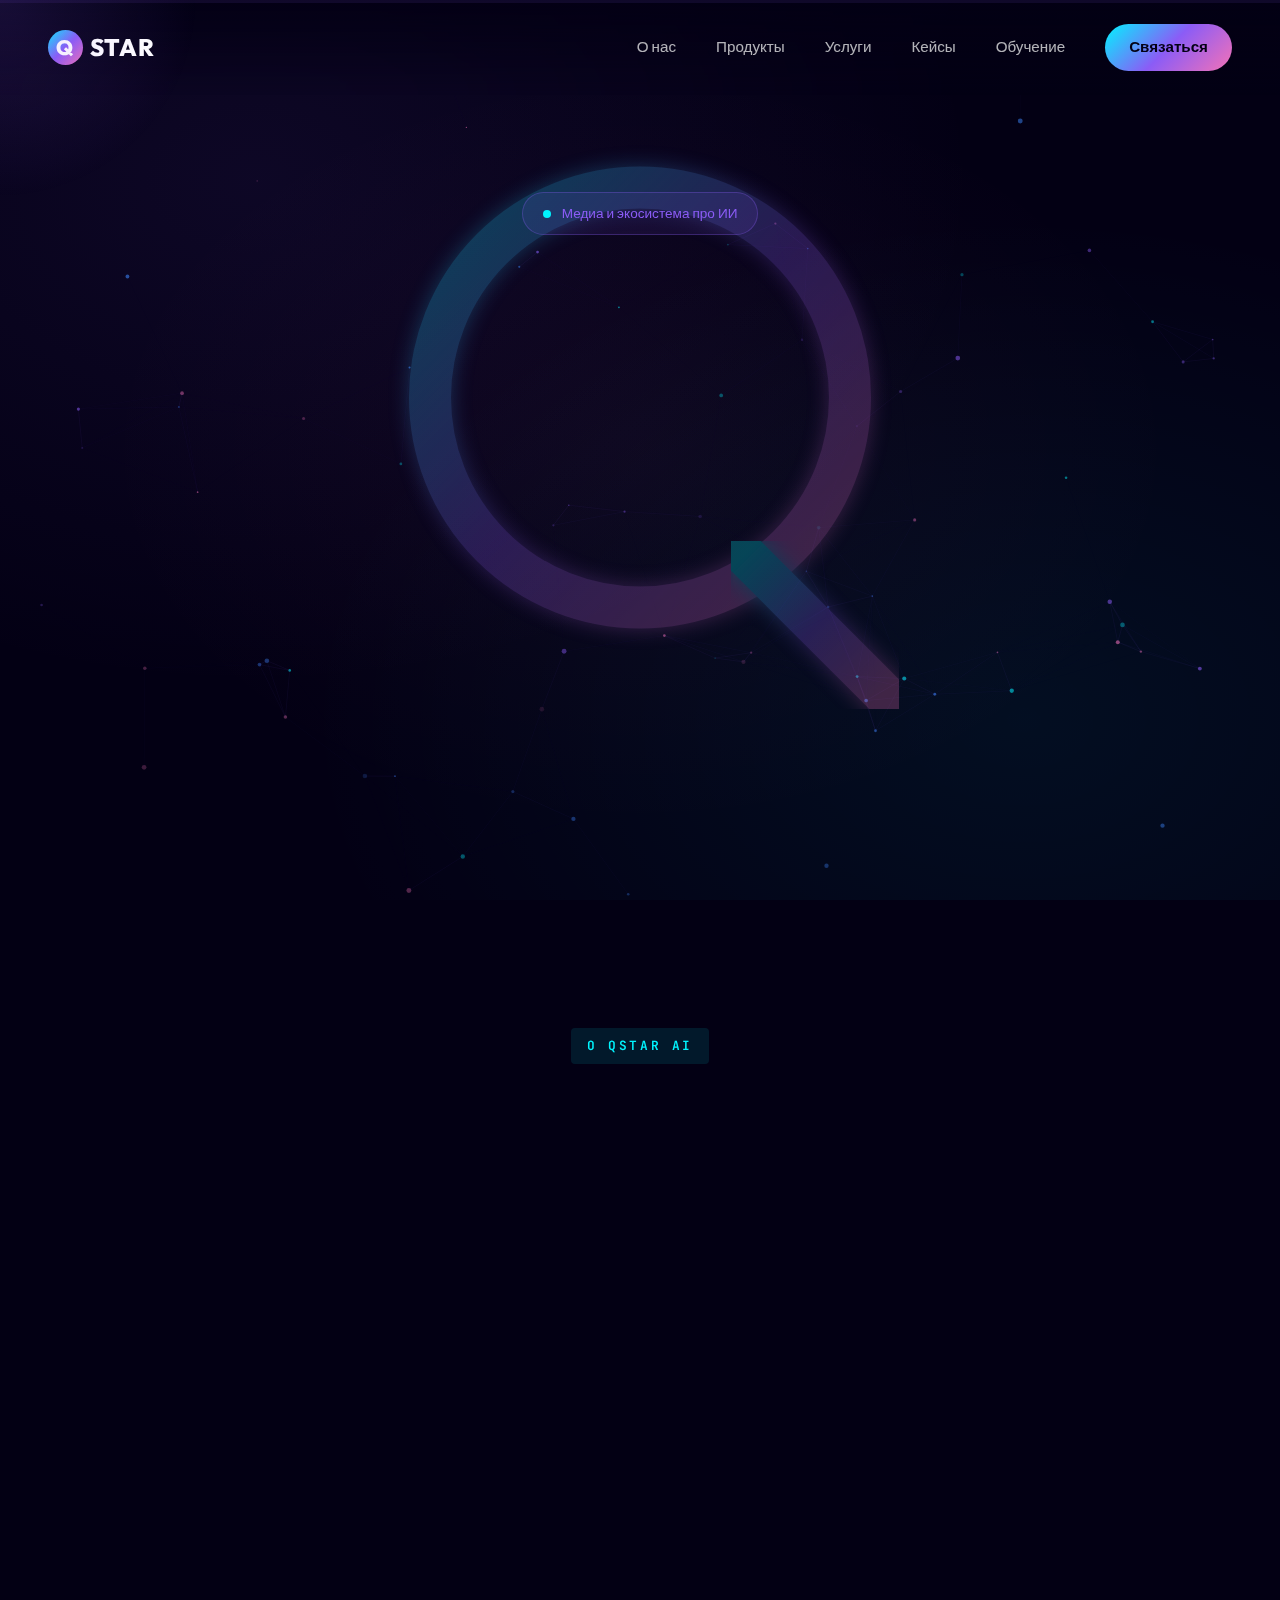
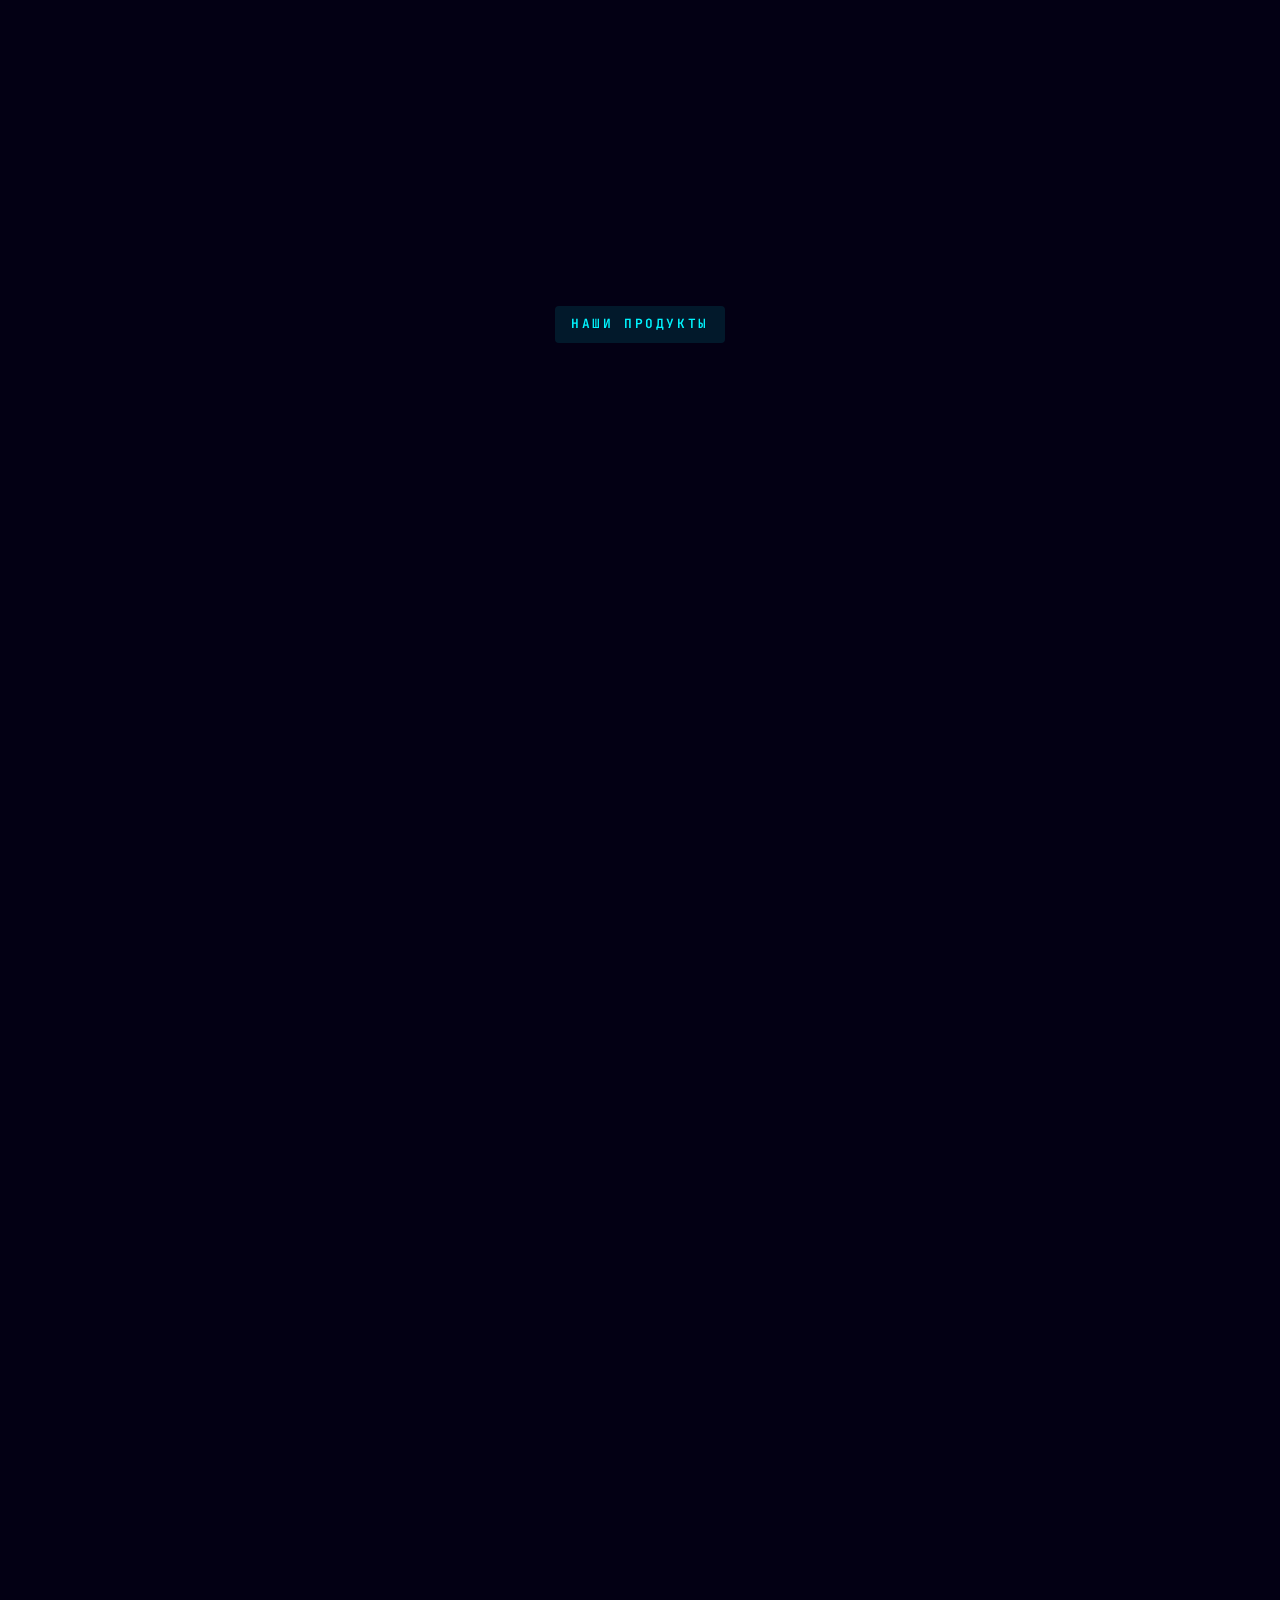
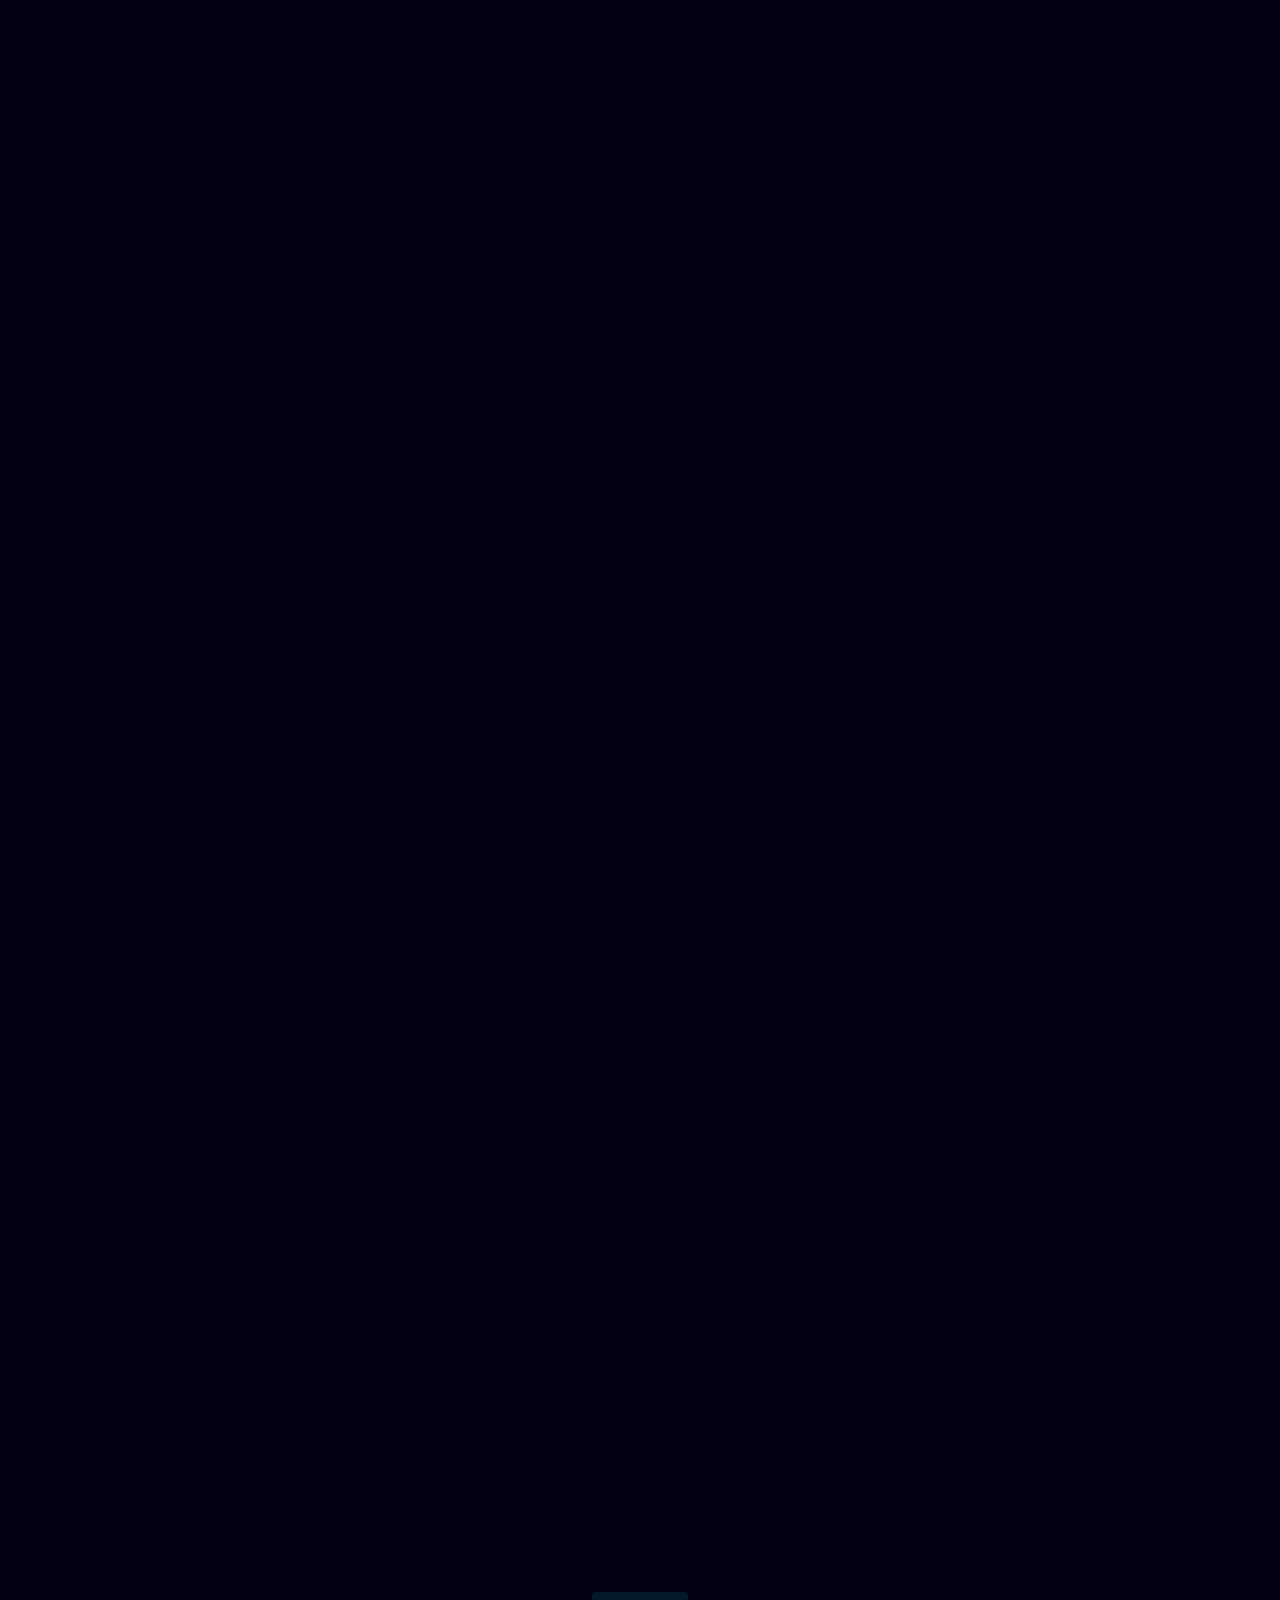
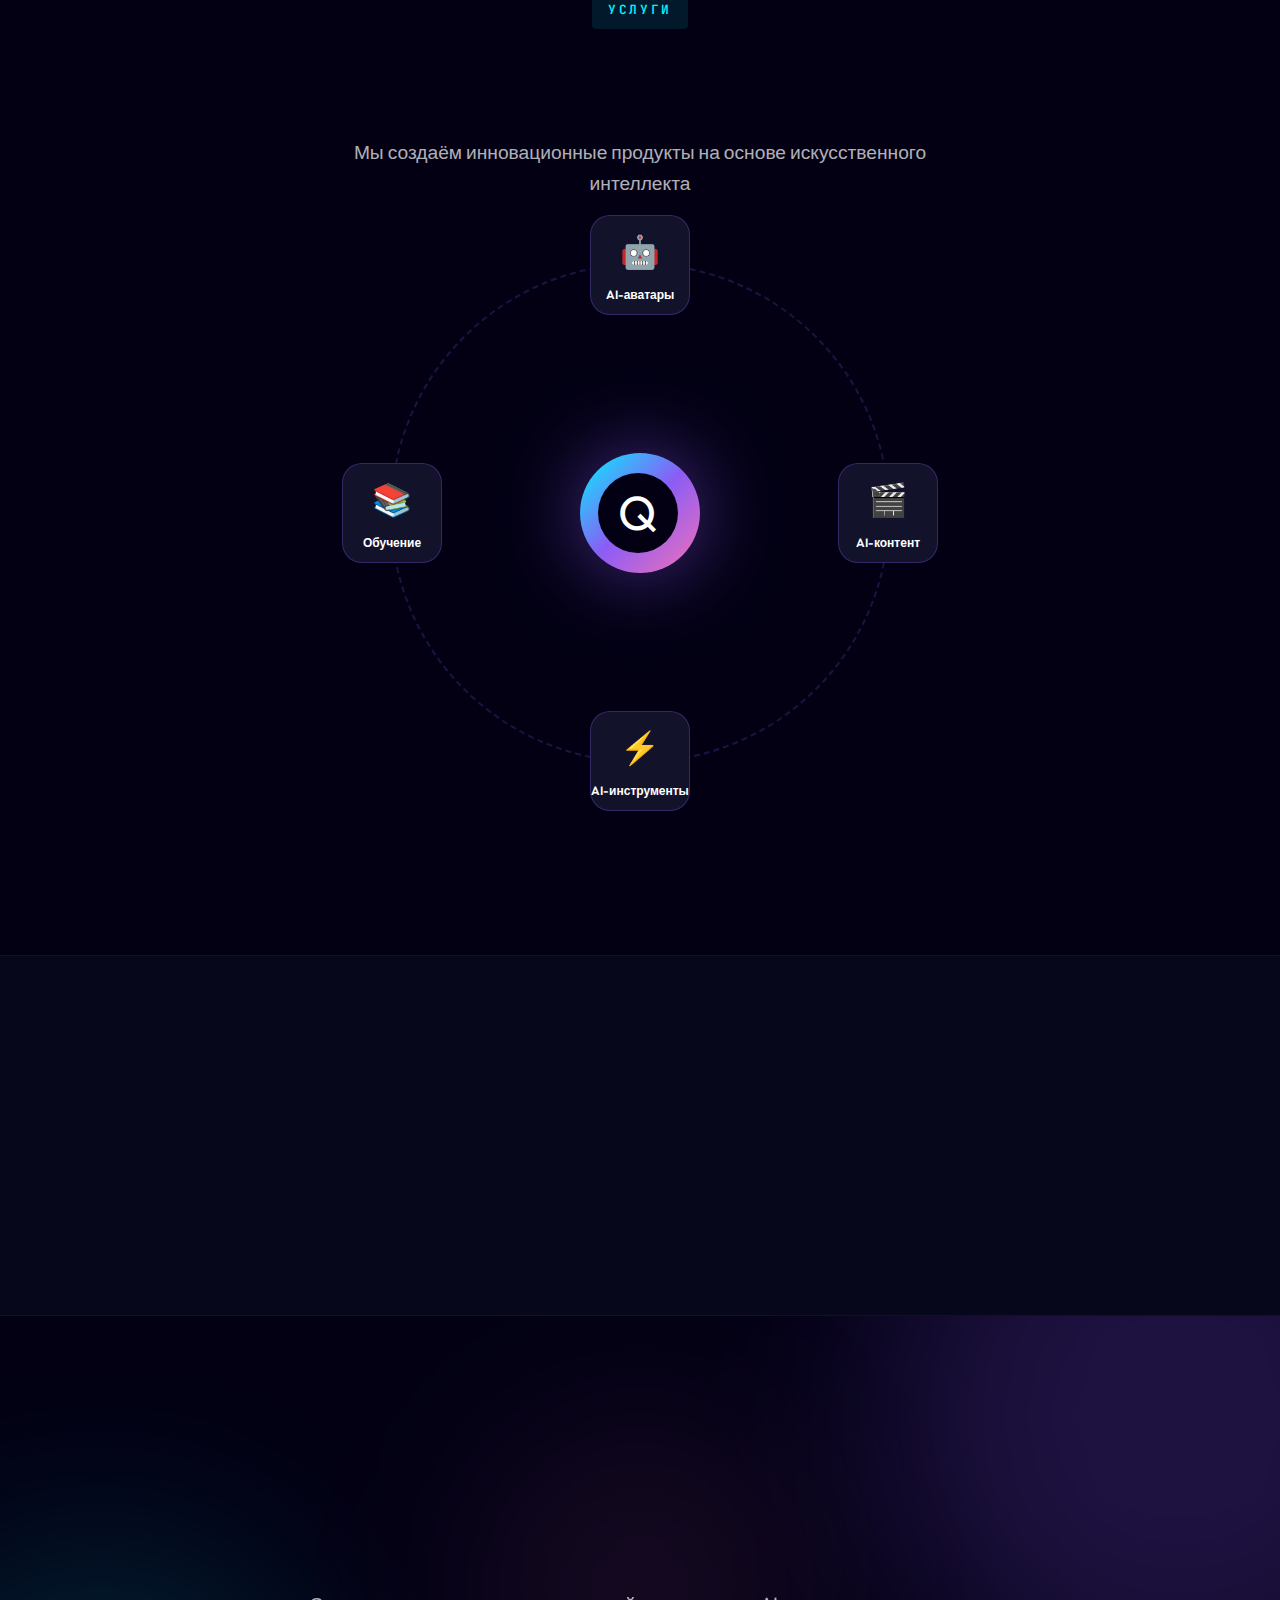
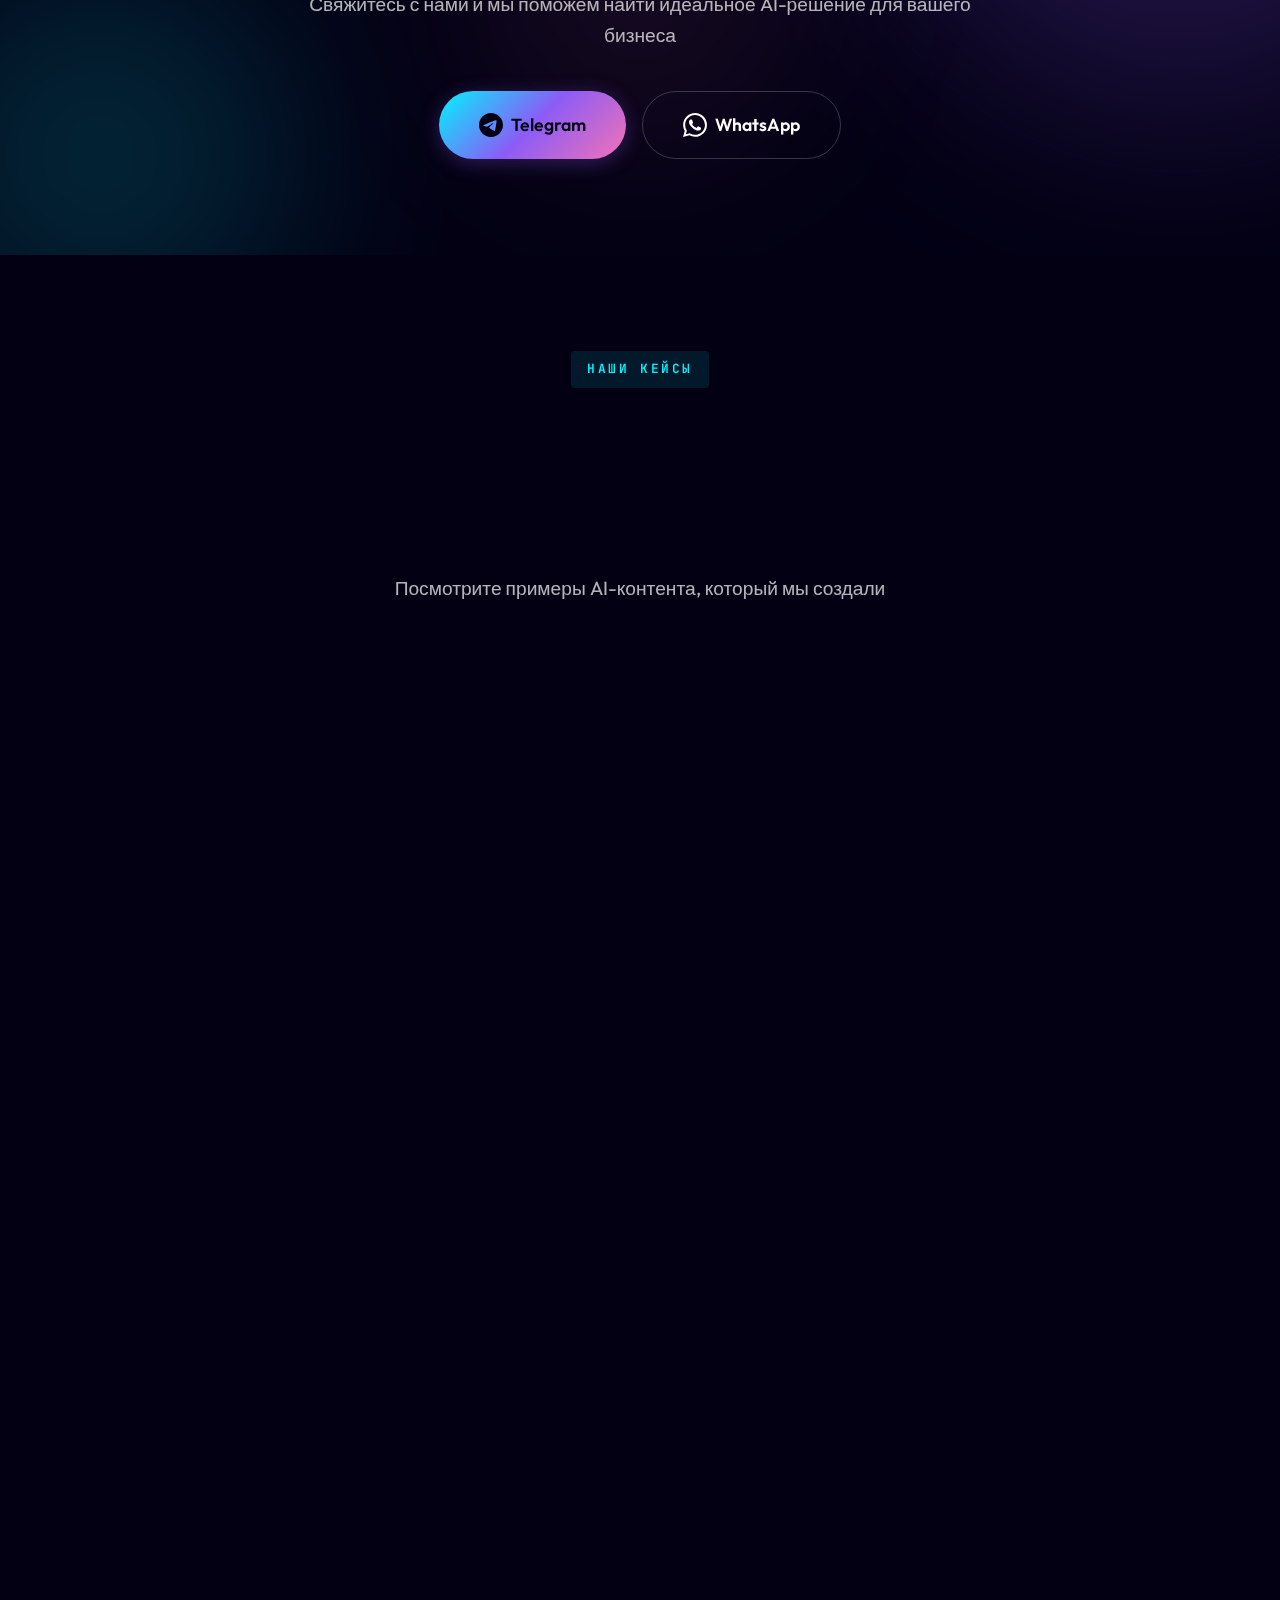
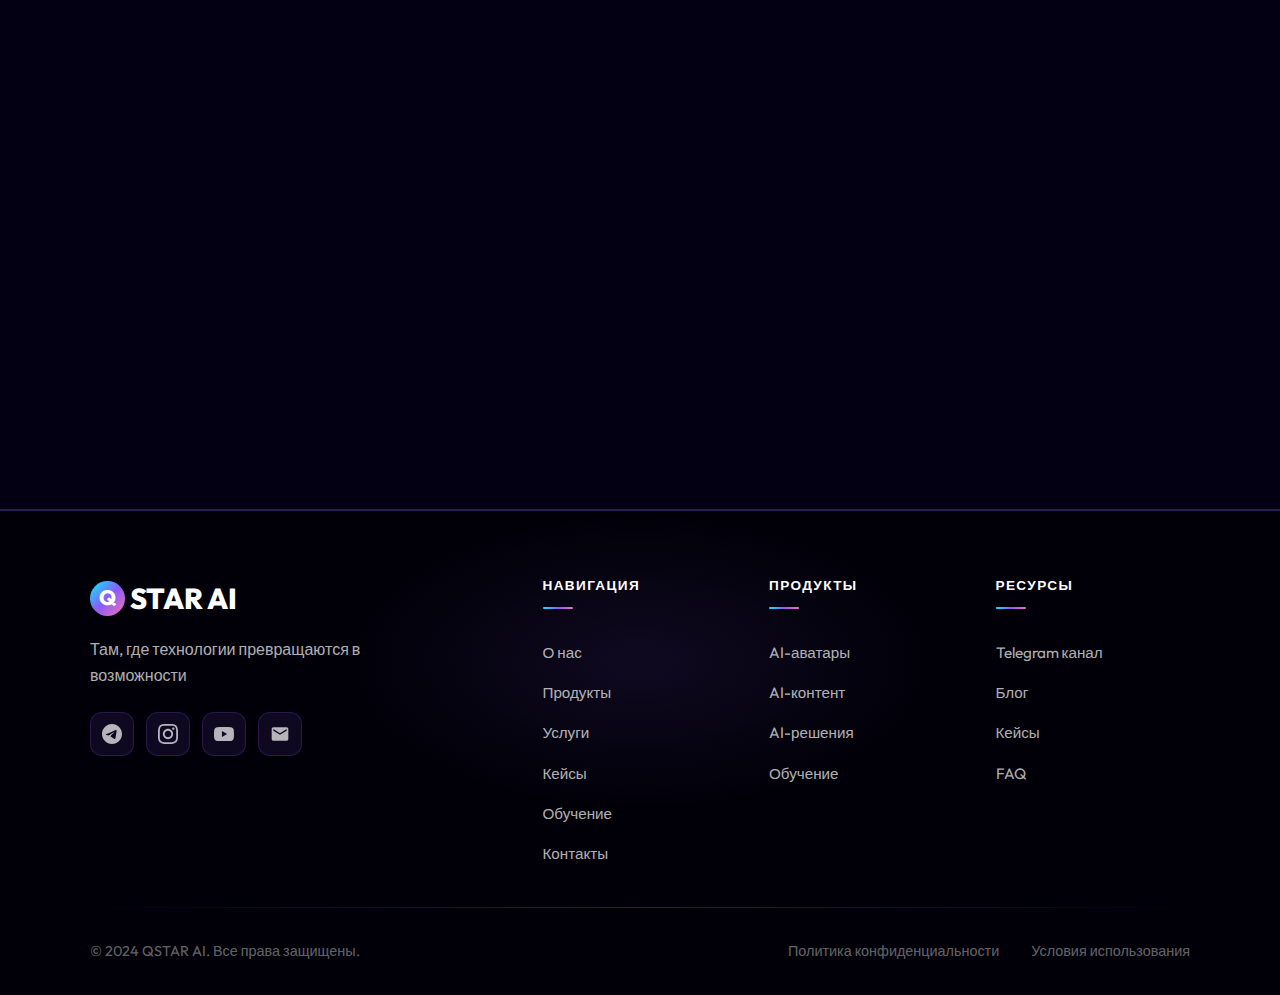
<file: index.html>
<!DOCTYPE html>
<html lang="ru">
<head>
    <meta charset="UTF-8">
    <meta name="viewport" content="width=device-width, initial-scale=1.0">
    <title>QSTAR AI — Искусственный интеллект и креативная экономика</title>
    <link rel="preconnect" href="https://fonts.googleapis.com">
    <link rel="preconnect" href="https://fonts.gstatic.com" crossorigin>
    <link href="https://fonts.googleapis.com/css2?family=Outfit:wght@300;400;500;600;700;800;900&family=JetBrains+Mono:wght@400;500;600&display=swap" rel="stylesheet">
    <link rel="stylesheet" href="styles.css">
</head>
<body>
    <!-- Cursor glow effect -->
    <div class="cursor-glow"></div>
    
    <!-- Particle canvas -->
    <canvas id="particles"></canvas>
    
    <!-- Navigation -->
    <nav class="nav">
        <div class="nav-logo">
            <span class="logo-q">Q</span>STAR
        </div>
        <div class="nav-links">
            <a href="#about">О нас</a>
            <a href="#products">Продукты</a>
            <a href="#services">Услуги</a>
            <a href="#cases">Кейсы</a>
            <a href="education.html">Обучение</a>
            <a href="#contact" class="nav-cta">Связаться</a>
        </div>
    </nav>

    <!-- Hero Section with Q Tunnel -->
    <section class="hero" id="hero">
        <div class="hero-content">
            <div class="hero-badge">
                <span class="pulse"></span>
                Медиа и экосистема про ИИ
            </div>
            <h1 class="hero-title">
                <span class="title-line">Превращаем</span>
                <span class="title-line gradient-text">технологии</span>
                <span class="title-line">в возможности</span>
            </h1>
            <p class="hero-subtitle">
                Объясняем ИИ простым языком, показываем реальные кейсы и помогаем внедрять AI-инструменты в бизнес
            </p>
            <div class="hero-cta">
                <a href="#products" class="btn btn-primary">
                    <span>Наши продукты</span>
                    <svg width="20" height="20" viewBox="0 0 24 24" fill="none" stroke="currentColor" stroke-width="2">
                        <path d="M5 12h14M12 5l7 7-7 7"/>
                    </svg>
                </a>
                <a href="#about" class="btn btn-secondary">Узнать больше</a>
            </div>
        </div>
        
        <!-- Q Letter -->
        <div class="q-tunnel-container">
            <div class="q-letter" id="q-letter">
                <svg viewBox="0 0 200 200" class="q-svg">
                    <defs>
                        <linearGradient id="q-gradient" x1="0%" y1="0%" x2="100%" y2="100%">
                            <stop offset="0%" style="stop-color:#00f5ff"/>
                            <stop offset="50%" style="stop-color:#8b5cf6"/>
                            <stop offset="100%" style="stop-color:#f472b6"/>
                        </linearGradient>
                        <filter id="glow">
                            <feGaussianBlur stdDeviation="3" result="coloredBlur"/>
                            <feMerge>
                                <feMergeNode in="coloredBlur"/>
                                <feMergeNode in="SourceGraphic"/>
                            </feMerge>
                        </filter>
                    </defs>
                    <circle cx="100" cy="85" r="60" fill="none" stroke="url(#q-gradient)" stroke-width="12" filter="url(#glow)"/>
                    <line x1="130" y1="130" x2="170" y2="170" stroke="url(#q-gradient)" stroke-width="12" stroke-linecap="round" filter="url(#glow)"/>
                </svg>
            </div>
        </div>
        
    </section>

    <!-- About Section -->
    <section class="section about" id="about">
        <div class="container">
            <div class="section-header">
                <span class="section-tag">О QSTAR AI</span>
                <h2 class="section-title reveal-text">
                    Искусственный интеллект<br>
                    <span class="gradient-text">простым языком</span>
                </h2>
            </div>
            
            <div class="about-grid">
                <div class="about-card reveal-card" data-delay="0">
                    <div class="card-icon">
                        <svg viewBox="0 0 24 24" fill="none" stroke="currentColor" stroke-width="1.5">
                            <path d="M13 2L3 14h9l-1 8 10-12h-9l1-8z"/>
                        </svg>
                    </div>
                    <h3>Новости и тренды</h3>
                    <p>Последние обновления в сфере ИИ, тренды дня, недели и месяца</p>
                </div>
                
                <div class="about-card reveal-card" data-delay="100">
                    <div class="card-icon">
                        <svg viewBox="0 0 24 24" fill="none" stroke="currentColor" stroke-width="1.5">
                            <path d="M12 2L2 7l10 5 10-5-10-5zM2 17l10 5 10-5M2 12l10 5 10-5"/>
                        </svg>
                    </div>
                    <h3>AI-инструменты</h3>
                    <p>Лучшие инструменты и промпты для работы с искусственным интеллектом</p>
                </div>
                
                <div class="about-card reveal-card" data-delay="200">
                    <div class="card-icon">
                        <svg viewBox="0 0 24 24" fill="none" stroke="currentColor" stroke-width="1.5">
                            <circle cx="12" cy="12" r="10"/>
                            <path d="M12 6v6l4 2"/>
                        </svg>
                    </div>
                    <h3>Кейсы и автоматизация</h3>
                    <p>Реальные примеры заработка и автоматизации с помощью ИИ</p>
                </div>
                
                <div class="about-card reveal-card" data-delay="300">
                    <div class="card-icon">
                        <svg viewBox="0 0 24 24" fill="none" stroke="currentColor" stroke-width="1.5">
                            <path d="M21 16V8a2 2 0 0 0-1-1.73l-7-4a2 2 0 0 0-2 0l-7 4A2 2 0 0 0 3 8v8a2 2 0 0 0 1 1.73l7 4a2 2 0 0 0 2 0l7-4A2 2 0 0 0 21 16z"/>
                        </svg>
                    </div>
                    <h3>Креатив и медиа</h3>
                    <p>ИИ в креативной индустрии, медиа и шоу-бизнесе</p>
                </div>
            </div>
        </div>
    </section>

    <!-- Products Section -->
    <section class="section products" id="products">
        <div class="container">
            <div class="section-header">
                <span class="section-tag">НАШИ ПРОДУКТЫ</span>
                <h2 class="section-title reveal-text">
                    AI-решения<br>
                    <span class="gradient-text">для вашего бизнеса</span>
                </h2>
            </div>
            
            <div class="products-showcase">
                <div class="product-item reveal-slide" data-direction="left">
                    <div class="product-visual">
                        <div class="product-avatar" id="avatar-container">
                            <div class="hologram-base">
                                <div class="hologram-figure">
                                    <div class="figure-head"></div>
                                    <div class="figure-body"></div>
                                    <div class="figure-glow"></div>
                                </div>
                                <div class="hologram-lines">
                                    <span></span><span></span><span></span>
                                    <span></span><span></span><span></span>
                                </div>
                                <div class="hologram-ring"></div>
                                <div class="hologram-ring ring-2"></div>
                                <div class="hologram-particles">
                                    <i></i><i></i><i></i><i></i><i></i>
                                    <i></i><i></i><i></i><i></i><i></i>
                                </div>
                            </div>
                            <div class="hologram-platform">
                                <div class="platform-light"></div>
                            </div>
                        </div>
                    </div>
                    <div class="product-content">
                        <span class="product-number">01</span>
                        <h3>AI-аватары</h3>
                        <p>Создаём уникальных цифровых персонажей и AI-аватаров для вашего бренда, контента и бизнеса</p>
                        <ul class="product-features">
                            <li>Персонализированный дизайн</li>
                            <li>Анимация и озвучка</li>
                            <li>Интеграция в контент</li>
                        </ul>
                    </div>
                </div>
                
                <div class="product-item reverse reveal-slide" data-direction="right">
                    <div class="product-visual">
                        <div class="product-video">
                            <div class="video-frame">
                                <div class="video-screen">
                                    <div class="video-content">
                                        <div class="content-bar"></div>
                                        <div class="content-bar short"></div>
                                        <div class="content-bar"></div>
                                        <div class="content-bar medium"></div>
                                    </div>
                                    <div class="video-play">
                                        <svg viewBox="0 0 24 24" fill="currentColor">
                                            <path d="M8 5v14l11-7z"/>
                                        </svg>
                                    </div>
                                    <div class="video-timeline">
                                        <div class="timeline-progress"></div>
                                    </div>
                                </div>
                                <div class="video-glow"></div>
                            </div>
                            <div class="floating-reels">
                                <div class="reel reel-1"></div>
                                <div class="reel reel-2"></div>
                                <div class="reel reel-3"></div>
                            </div>
                        </div>
                    </div>
                    <div class="product-content">
                        <span class="product-number">02</span>
                        <h3>AI-контент</h3>
                        <p>Производство AI-контента: видео, Reels, визуал и креативные материалы</p>
                        <ul class="product-features">
                            <li>Видеопроизводство</li>
                            <li>Social media контент</li>
                            <li>Визуальные материалы</li>
                        </ul>
                    </div>
                </div>
                
                <div class="product-item reveal-slide" data-direction="left">
                    <div class="product-visual">
                        <div class="product-grid">
                            <div class="grid-cell"></div>
                            <div class="grid-cell"></div>
                            <div class="grid-cell"></div>
                            <div class="grid-cell"></div>
                            <div class="grid-cell active"></div>
                            <div class="grid-cell"></div>
                            <div class="grid-cell"></div>
                            <div class="grid-cell"></div>
                            <div class="grid-cell"></div>
                        </div>
                    </div>
                    <div class="product-content">
                        <span class="product-number">03</span>
                        <h3>AI-решения для бизнеса</h3>
                        <p>Разрабатываем кастомные AI-инструменты под ваши задачи и процессы</p>
                        <ul class="product-features">
                            <li>Автоматизация процессов</li>
                            <li>AI-интеграции</li>
                            <li>Кастомные решения</li>
                        </ul>
                    </div>
                </div>
                
                <div class="product-item reverse reveal-slide" data-direction="right">
                    <div class="product-visual">
                        <div class="product-book">
                            <div class="book-page"></div>
                            <div class="book-page"></div>
                            <div class="book-page"></div>
                        </div>
                    </div>
                    <div class="product-content">
                        <span class="product-number">04</span>
                        <h3><a href="education.html" style="text-decoration: none; color: inherit;">Обучение и гайды</a></h3>
                        <p>Практические курсы и гайды по работе с AI-инструментами</p>
                        <ul class="product-features">
                            <li>Онлайн-курсы</li>
                            <li>Практические воркшопы</li>
                            <li>Персональный менторинг</li>
                        </ul>
                        <a href="education.html" class="btn btn-secondary" style="margin-top: 1rem; display: inline-flex;">
                            Узнать больше
                        </a>
                    </div>
                </div>
            </div>
        </div>
    </section>

    <!-- Services Section -->
    <section class="section services" id="services">
        <div class="container">
            <div class="section-header center">
                <span class="section-tag">УСЛУГИ</span>
                <h2 class="section-title reveal-text">
                    Нужны <span class="gradient-text">AI-решения</span>?
                </h2>
                <p class="section-subtitle">Мы создаём инновационные продукты на основе искусственного интеллекта</p>
            </div>
            
            <div class="services-orbital">
                <div class="orbital-center">
                    <div class="center-logo">
                        <span class="logo-q">Q</span>
                    </div>
                </div>
                <div class="orbital-ring">
                    <div class="service-node" data-angle="0">
                        <div class="node-icon">🤖</div>
                        <span>AI-аватары</span>
                    </div>
                    <div class="service-node" data-angle="90">
                        <div class="node-icon">🎬</div>
                        <span>AI-контент</span>
                    </div>
                    <div class="service-node" data-angle="180">
                        <div class="node-icon">⚡</div>
                        <span>AI-инструменты</span>
                    </div>
                    <div class="service-node" data-angle="270">
                        <div class="node-icon">📚</div>
                        <span>Обучение</span>
                    </div>
                </div>
            </div>
        </div>
    </section>

    <!-- Stats Section -->
    <section class="section stats">
        <div class="container">
            <div class="stats-grid">
                <div class="stat-item reveal-stat">
                    <span class="stat-number" data-target="50">0</span>
                    <span class="stat-suffix">+</span>
                    <p>AI-проектов</p>
                </div>
                <div class="stat-item reveal-stat">
                    <span class="stat-number" data-target="10000">0</span>
                    <span class="stat-suffix">+</span>
                    <p>Подписчиков</p>
                </div>
                <div class="stat-item reveal-stat">
                    <span class="stat-number" data-target="100">0</span>
                    <span class="stat-suffix">+</span>
                    <p>AI-инструментов</p>
                </div>
                <div class="stat-item reveal-stat">
                    <span class="stat-number" data-target="24">0</span>
                    <span class="stat-suffix">/7</span>
                    <p>Поддержка</p>
                </div>
            </div>
        </div>
    </section>

    <!-- CTA Section -->
    <section class="section cta" id="contact">
        <div class="cta-bg">
            <div class="cta-shape shape-1"></div>
            <div class="cta-shape shape-2"></div>
            <div class="cta-shape shape-3"></div>
        </div>
        <div class="container">
            <div class="cta-content">
                <h2 class="cta-title reveal-text">
                    Готовы начать<br>
                    <span class="gradient-text">AI-трансформацию</span>?
                </h2>
                <p class="cta-subtitle">Свяжитесь с нами и мы поможем найти идеальное AI-решение для вашего бизнеса</p>
                <div class="cta-buttons">
                    <a href="https://t.me/qstaraikz" class="btn btn-primary btn-large" target="_blank">
                        <svg width="24" height="24" viewBox="0 0 24 24" fill="currentColor">
                            <path d="M12 0C5.373 0 0 5.373 0 12s5.373 12 12 12 12-5.373 12-12S18.627 0 12 0zm5.562 8.161c-.18 1.897-.962 6.502-1.359 8.627-.168.9-.5 1.201-.82 1.23-.697.064-1.226-.461-1.901-.903-1.056-.692-1.653-1.123-2.678-1.799-1.185-.781-.417-1.21.258-1.911.177-.184 3.247-2.977 3.307-3.23.007-.032.015-.15-.056-.212s-.174-.041-.248-.024c-.106.024-1.793 1.139-5.062 3.345-.479.329-.913.489-1.302.481-.428-.009-1.252-.242-1.865-.44-.751-.245-1.349-.374-1.297-.789.027-.216.324-.437.893-.663 3.498-1.524 5.831-2.529 6.998-3.015 3.333-1.386 4.025-1.627 4.477-1.635.099-.002.321.023.465.141.121.099.154.232.17.325.015.093.034.305.019.471z"/>
                        </svg>
                        <span>Telegram</span>
                    </a>
                    <a href="https://wa.me/77472602277" class="btn btn-secondary btn-large" target="_blank">
                        <svg width="24" height="24" viewBox="0 0 24 24" fill="currentColor">
                            <path d="M17.472 14.382c-.297-.149-1.758-.867-2.03-.967-.273-.099-.471-.148-.67.15-.197.297-.767.966-.94 1.164-.173.199-.347.223-.644.075-.297-.15-1.255-.463-2.39-1.475-.883-.788-1.48-1.761-1.653-2.059-.173-.297-.018-.458.13-.606.134-.133.298-.347.446-.52.149-.174.198-.298.298-.497.099-.198.05-.371-.025-.52-.075-.149-.669-1.612-.916-2.207-.242-.579-.487-.5-.669-.51-.173-.008-.371-.01-.57-.01-.198 0-.52.074-.792.372-.272.297-1.04 1.016-1.04 2.479 0 1.462 1.065 2.875 1.213 3.074.149.198 2.096 3.2 5.077 4.487.709.306 1.262.489 1.694.625.712.227 1.36.195 1.871.118.571-.085 1.758-.719 2.006-1.413.248-.694.248-1.289.173-1.413-.074-.124-.272-.198-.57-.347m-5.421 7.403h-.004a9.87 9.87 0 01-5.031-1.378l-.361-.214-3.741.982.998-3.648-.235-.374a9.86 9.86 0 01-1.51-5.26c.001-5.45 4.436-9.884 9.888-9.884 2.64 0 5.122 1.03 6.988 2.898a9.825 9.825 0 012.893 6.994c-.003 5.45-4.437 9.884-9.885 9.884m8.413-18.297A11.815 11.815 0 0012.05 0C5.495 0 .16 5.335.157 11.892c0 2.096.547 4.142 1.588 5.945L.057 24l6.305-1.654a11.882 11.882 0 005.683 1.448h.005c6.554 0 11.89-5.335 11.893-11.893a11.821 11.821 0 00-3.48-8.413Z"/>
                        </svg>
                        <span>WhatsApp</span>
                    </a>
                </div>
            </div>
        </div>
    </section>

    <!-- Cases Section -->
    <section class="section cases" id="cases">
        <div class="container">
            <div class="section-header center">
                <span class="section-tag">НАШИ КЕЙСЫ</span>
                <h2 class="section-title reveal-text">
                    Реальные работы<br>
                    <span class="gradient-text">для наших клиентов</span>
                </h2>
                <p class="section-subtitle">Посмотрите примеры AI-контента, который мы создали</p>
            </div>
            
            <div class="cases-grid">
                <a href="https://www.instagram.com/p/DTM01GbjBUl/" target="_blank" class="case-card reveal-card" data-delay="0">
                    <div class="case-image">
                        <iframe src="https://www.instagram.com/p/DTM01GbjBUl/embed/" 
                                class="instagram-embed" 
                                scrolling="no" 
                                allowtransparency="true" 
                                allowfullscreen="true"
                                frameborder="0"></iframe>
                        <div class="case-overlay">
                            <div class="case-icon">
                                <svg viewBox="0 0 24 24" fill="currentColor">
                                    <path d="M12 0C8.74 0 8.333.015 7.053.072 5.775.132 4.905.333 4.14.63c-.789.306-1.459.717-2.126 1.384S.935 3.35.63 4.14C.333 4.905.131 5.775.072 7.053.012 8.333 0 8.74 0 12s.015 3.667.072 4.947c.06 1.277.261 2.148.558 2.913.306.788.717 1.459 1.384 2.126.667.666 1.336 1.079 2.126 1.384.766.296 1.636.499 2.913.558C8.333 23.988 8.74 24 12 24s3.667-.015 4.947-.072c1.277-.06 2.148-.262 2.913-.558.788-.306 1.459-.718 2.126-1.384.666-.667 1.079-1.335 1.384-2.126.296-.765.499-1.636.558-2.913.06-1.28.072-1.687.072-4.947s-.015-3.667-.072-4.947c-.06-1.277-.262-2.149-.558-2.913-.306-.789-.718-1.459-1.384-2.126C21.319 1.347 20.651.935 19.86.63c-.765-.297-1.636-.499-2.913-.558C15.667.012 15.26 0 12 0zm0 2.16c3.203 0 3.585.016 4.85.071 1.17.055 1.805.249 2.227.415.562.217.96.477 1.382.896.419.42.679.819.896 1.381.164.422.36 1.057.413 2.227.057 1.266.07 1.646.07 4.85s-.015 3.585-.074 4.85c-.061 1.17-.256 1.805-.421 2.227-.217.562-.477.96-.896 1.382-.42.419-.824.679-1.38.896-.42.164-1.065.36-2.235.413-1.274.057-1.649.07-4.859.07-3.211 0-3.586-.015-4.859-.074-1.171-.061-1.816-.256-2.236-.421-.569-.217-.96-.477-1.379-.896-.421-.419-.69-.824-.9-1.38-.165-.42-.359-1.065-.42-2.235-.045-1.26-.061-1.649-.061-4.844 0-3.196.016-3.586.061-4.861.061-1.17.255-1.814.42-2.234.21-.57.479-.96.9-1.381.419-.419.81-.689 1.379-.898.42-.166 1.051-.361 2.221-.421 1.275-.045 1.65-.06 4.859-.06l.045.03zm0 3.678c-3.405 0-6.162 2.76-6.162 6.162 0 3.405 2.76 6.162 6.162 6.162 3.405 0 6.162-2.76 6.162-6.162 0-3.405-2.76-6.162-6.162-6.162zM12 16c-2.21 0-4-1.79-4-4s1.79-4 4-4 4 1.79 4 4-1.79 4-4 4zm7.846-10.405c0 .795-.646 1.44-1.44 1.44-.795 0-1.44-.646-1.44-1.44 0-.794.646-1.439 1.44-1.439.793-.001 1.44.645 1.44 1.439z"/>
                                </svg>
                            </div>
                            <span>Открыть в Instagram</span>
                        </div>
                    </div>
                    <div class="case-content">
                        <h3>AI-контент #1</h3>
                        <p>Посмотреть работу</p>
                    </div>
                </a>
                
                <a href="https://www.instagram.com/p/DTImcQHDCd4/" target="_blank" class="case-card reveal-card" data-delay="100">
                    <div class="case-image">
                        <iframe src="https://www.instagram.com/p/DTImcQHDCd4/embed/" 
                                class="instagram-embed" 
                                scrolling="no" 
                                allowtransparency="true" 
                                allowfullscreen="true"
                                frameborder="0"></iframe>
                        <div class="case-overlay">
                            <div class="case-icon">
                                <svg viewBox="0 0 24 24" fill="currentColor">
                                    <path d="M12 0C8.74 0 8.333.015 7.053.072 5.775.132 4.905.333 4.14.63c-.789.306-1.459.717-2.126 1.384S.935 3.35.63 4.14C.333 4.905.131 5.775.072 7.053.012 8.333 0 8.74 0 12s.015 3.667.072 4.947c.06 1.277.261 2.148.558 2.913.306.788.717 1.459 1.384 2.126.667.666 1.336 1.079 2.126 1.384.766.296 1.636.499 2.913.558C8.333 23.988 8.74 24 12 24s3.667-.015 4.947-.072c1.277-.06 2.148-.262 2.913-.558.788-.306 1.459-.718 2.126-1.384.666-.667 1.079-1.335 1.384-2.126.296-.765.499-1.636.558-2.913.06-1.28.072-1.687.072-4.947s-.015-3.667-.072-4.947c-.06-1.277-.262-2.149-.558-2.913-.306-.789-.718-1.459-1.384-2.126C21.319 1.347 20.651.935 19.86.63c-.765-.297-1.636-.499-2.913-.558C15.667.012 15.26 0 12 0zm0 2.16c3.203 0 3.585.016 4.85.071 1.17.055 1.805.249 2.227.415.562.217.96.477 1.382.896.419.42.679.819.896 1.381.164.422.36 1.057.413 2.227.057 1.266.07 1.646.07 4.85s-.015 3.585-.074 4.85c-.061 1.17-.256 1.805-.421 2.227-.217.562-.477.96-.896 1.382-.42.419-.824.679-1.38.896-.42.164-1.065.36-2.235.413-1.274.057-1.649.07-4.859.07-3.211 0-3.586-.015-4.859-.074-1.171-.061-1.816-.256-2.236-.421-.569-.217-.96-.477-1.379-.896-.421-.419-.69-.824-.9-1.38-.165-.42-.359-1.065-.42-2.235-.045-1.26-.061-1.649-.061-4.844 0-3.196.016-3.586.061-4.861.061-1.17.255-1.814.42-2.234.21-.57.479-.96.9-1.381.419-.419.81-.689 1.379-.898.42-.166 1.051-.361 2.221-.421 1.275-.045 1.65-.06 4.859-.06l.045.03zm0 3.678c-3.405 0-6.162 2.76-6.162 6.162 0 3.405 2.76 6.162 6.162 6.162 3.405 0 6.162-2.76 6.162-6.162 0-3.405-2.76-6.162-6.162-6.162zM12 16c-2.21 0-4-1.79-4-4s1.79-4 4-4 4 1.79 4 4-1.79 4-4 4zm7.846-10.405c0 .795-.646 1.44-1.44 1.44-.795 0-1.44-.646-1.44-1.44 0-.794.646-1.439 1.44-1.439.793-.001 1.44.645 1.44 1.439z"/>
                                </svg>
                            </div>
                            <span>Открыть в Instagram</span>
                        </div>
                    </div>
                    <div class="case-content">
                        <h3>AI-контент #2</h3>
                        <p>Посмотреть работу</p>
                    </div>
                </a>
                
                <a href="https://www.instagram.com/p/DTCxEVeCI-O/" target="_blank" class="case-card reveal-card" data-delay="200">
                    <div class="case-image">
                        <iframe src="https://www.instagram.com/p/DTCxEVeCI-O/embed/" 
                                class="instagram-embed" 
                                scrolling="no" 
                                allowtransparency="true" 
                                allowfullscreen="true"
                                frameborder="0"></iframe>
                        <div class="case-overlay">
                            <div class="case-icon">
                                <svg viewBox="0 0 24 24" fill="currentColor">
                                    <path d="M12 0C8.74 0 8.333.015 7.053.072 5.775.132 4.905.333 4.14.63c-.789.306-1.459.717-2.126 1.384S.935 3.35.63 4.14C.333 4.905.131 5.775.072 7.053.012 8.333 0 8.74 0 12s.015 3.667.072 4.947c.06 1.277.261 2.148.558 2.913.306.788.717 1.459 1.384 2.126.667.666 1.336 1.079 2.126 1.384.766.296 1.636.499 2.913.558C8.333 23.988 8.74 24 12 24s3.667-.015 4.947-.072c1.277-.06 2.148-.262 2.913-.558.788-.306 1.459-.718 2.126-1.384.666-.667 1.079-1.335 1.384-2.126.296-.765.499-1.636.558-2.913.06-1.28.072-1.687.072-4.947s-.015-3.667-.072-4.947c-.06-1.277-.262-2.149-.558-2.913-.306-.789-.718-1.459-1.384-2.126C21.319 1.347 20.651.935 19.86.63c-.765-.297-1.636-.499-2.913-.558C15.667.012 15.26 0 12 0zm0 2.16c3.203 0 3.585.016 4.85.071 1.17.055 1.805.249 2.227.415.562.217.96.477 1.382.896.419.42.679.819.896 1.381.164.422.36 1.057.413 2.227.057 1.266.07 1.646.07 4.85s-.015 3.585-.074 4.85c-.061 1.17-.256 1.805-.421 2.227-.217.562-.477.96-.896 1.382-.42.419-.824.679-1.38.896-.42.164-1.065.36-2.235.413-1.274.057-1.649.07-4.859.07-3.211 0-3.586-.015-4.859-.074-1.171-.061-1.816-.256-2.236-.421-.569-.217-.96-.477-1.379-.896-.421-.419-.69-.824-.9-1.38-.165-.42-.359-1.065-.42-2.235-.045-1.26-.061-1.649-.061-4.844 0-3.196.016-3.586.061-4.861.061-1.17.255-1.814.42-2.234.21-.57.479-.96.9-1.381.419-.419.81-.689 1.379-.898.42-.166 1.051-.361 2.221-.421 1.275-.045 1.65-.06 4.859-.06l.045.03zm0 3.678c-3.405 0-6.162 2.76-6.162 6.162 0 3.405 2.76 6.162 6.162 6.162 3.405 0 6.162-2.76 6.162-6.162 0-3.405-2.76-6.162-6.162-6.162zM12 16c-2.21 0-4-1.79-4-4s1.79-4 4-4 4 1.79 4 4-1.79 4-4 4zm7.846-10.405c0 .795-.646 1.44-1.44 1.44-.795 0-1.44-.646-1.44-1.44 0-.794.646-1.439 1.44-1.439.793-.001 1.44.645 1.44 1.439z"/>
                                </svg>
                            </div>
                            <span>Открыть в Instagram</span>
                        </div>
                    </div>
                    <div class="case-content">
                        <h3>AI-контент #3</h3>
                        <p>Посмотреть работу</p>
                    </div>
                </a>
                
                <a href="https://www.instagram.com/reel/DSzy7kkjCFl/" target="_blank" class="case-card reveal-card" data-delay="300">
                    <div class="case-image">
                        <iframe src="https://www.instagram.com/reel/DSzy7kkjCFl/embed/" 
                                class="instagram-embed" 
                                scrolling="no" 
                                allowtransparency="true" 
                                allowfullscreen="true"
                                frameborder="0"></iframe>
                        <div class="case-badge">VIDEO</div>
                        <div class="case-overlay">
                            <div class="case-icon">
                                <svg viewBox="0 0 24 24" fill="currentColor">
                                    <path d="M12 0C8.74 0 8.333.015 7.053.072 5.775.132 4.905.333 4.14.63c-.789.306-1.459.717-2.126 1.384S.935 3.35.63 4.14C.333 4.905.131 5.775.072 7.053.012 8.333 0 8.74 0 12s.015 3.667.072 4.947c.06 1.277.261 2.148.558 2.913.306.788.717 1.459 1.384 2.126.667.666 1.336 1.079 2.126 1.384.766.296 1.636.499 2.913.558C8.333 23.988 8.74 24 12 24s3.667-.015 4.947-.072c1.277-.06 2.148-.262 2.913-.558.788-.306 1.459-.718 2.126-1.384.666-.667 1.079-1.335 1.384-2.126.296-.765.499-1.636.558-2.913.06-1.28.072-1.687.072-4.947s-.015-3.667-.072-4.947c-.06-1.277-.262-2.149-.558-2.913-.306-.789-.718-1.459-1.384-2.126C21.319 1.347 20.651.935 19.86.63c-.765-.297-1.636-.499-2.913-.558C15.667.012 15.26 0 12 0zm0 2.16c3.203 0 3.585.016 4.85.071 1.17.055 1.805.249 2.227.415.562.217.96.477 1.382.896.419.42.679.819.896 1.381.164.422.36 1.057.413 2.227.057 1.266.07 1.646.07 4.85s-.015 3.585-.074 4.85c-.061 1.17-.256 1.805-.421 2.227-.217.562-.477.96-.896 1.382-.42.419-.824.679-1.38.896-.42.164-1.065.36-2.235.413-1.274.057-1.649.07-4.859.07-3.211 0-3.586-.015-4.859-.074-1.171-.061-1.816-.256-2.236-.421-.569-.217-.96-.477-1.379-.896-.421-.419-.69-.824-.9-1.38-.165-.42-.359-1.065-.42-2.235-.045-1.26-.061-1.649-.061-4.844 0-3.196.016-3.586.061-4.861.061-1.17.255-1.814.42-2.234.21-.57.479-.96.9-1.381.419-.419.81-.689 1.379-.898.42-.166 1.051-.361 2.221-.421 1.275-.045 1.65-.06 4.859-.06l.045.03zm0 3.678c-3.405 0-6.162 2.76-6.162 6.162 0 3.405 2.76 6.162 6.162 6.162 3.405 0 6.162-2.76 6.162-6.162 0-3.405-2.76-6.162-6.162-6.162zM12 16c-2.21 0-4-1.79-4-4s1.79-4 4-4 4 1.79 4 4-1.79 4-4 4zm7.846-10.405c0 .795-.646 1.44-1.44 1.44-.795 0-1.44-.646-1.44-1.44 0-.794.646-1.439 1.44-1.439.793-.001 1.44.645 1.44 1.439z"/>
                                </svg>
                            </div>
                            <span>Открыть в Instagram</span>
                        </div>
                    </div>
                    <div class="case-content">
                        <h3>AI-видео #1</h3>
                        <p>Посмотреть работу</p>
                    </div>
                </a>
                
                <a href="https://www.instagram.com/reel/DSSHbnYDMIz/" target="_blank" class="case-card reveal-card" data-delay="400">
                    <div class="case-image">
                        <iframe src="https://www.instagram.com/reel/DSSHbnYDMIz/embed/" 
                                class="instagram-embed" 
                                scrolling="no" 
                                allowtransparency="true" 
                                allowfullscreen="true"
                                frameborder="0"></iframe>
                        <div class="case-badge">VIDEO</div>
                        <div class="case-overlay">
                            <div class="case-icon">
                                <svg viewBox="0 0 24 24" fill="currentColor">
                                    <path d="M12 0C8.74 0 8.333.015 7.053.072 5.775.132 4.905.333 4.14.63c-.789.306-1.459.717-2.126 1.384S.935 3.35.63 4.14C.333 4.905.131 5.775.072 7.053.012 8.333 0 8.74 0 12s.015 3.667.072 4.947c.06 1.277.261 2.148.558 2.913.306.788.717 1.459 1.384 2.126.667.666 1.336 1.079 2.126 1.384.766.296 1.636.499 2.913.558C8.333 23.988 8.74 24 12 24s3.667-.015 4.947-.072c1.277-.06 2.148-.262 2.913-.558.788-.306 1.459-.718 2.126-1.384.666-.667 1.079-1.335 1.384-2.126.296-.765.499-1.636.558-2.913.06-1.28.072-1.687.072-4.947s-.015-3.667-.072-4.947c-.06-1.277-.262-2.149-.558-2.913-.306-.789-.718-1.459-1.384-2.126C21.319 1.347 20.651.935 19.86.63c-.765-.297-1.636-.499-2.913-.558C15.667.012 15.26 0 12 0zm0 2.16c3.203 0 3.585.016 4.85.071 1.17.055 1.805.249 2.227.415.562.217.96.477 1.382.896.419.42.679.819.896 1.381.164.422.36 1.057.413 2.227.057 1.266.07 1.646.07 4.85s-.015 3.585-.074 4.85c-.061 1.17-.256 1.805-.421 2.227-.217.562-.477.96-.896 1.382-.42.419-.824.679-1.38.896-.42.164-1.065.36-2.235.413-1.274.057-1.649.07-4.859.07-3.211 0-3.586-.015-4.859-.074-1.171-.061-1.816-.256-2.236-.421-.569-.217-.96-.477-1.379-.896-.421-.419-.69-.824-.9-1.38-.165-.42-.359-1.065-.42-2.235-.045-1.26-.061-1.649-.061-4.844 0-3.196.016-3.586.061-4.861.061-1.17.255-1.814.42-2.234.21-.57.479-.96.9-1.381.419-.419.81-.689 1.379-.898.42-.166 1.051-.361 2.221-.421 1.275-.045 1.65-.06 4.859-.06l.045.03zm0 3.678c-3.405 0-6.162 2.76-6.162 6.162 0 3.405 2.76 6.162 6.162 6.162 3.405 0 6.162-2.76 6.162-6.162 0-3.405-2.76-6.162-6.162-6.162zM12 16c-2.21 0-4-1.79-4-4s1.79-4 4-4 4 1.79 4 4-1.79 4-4 4zm7.846-10.405c0 .795-.646 1.44-1.44 1.44-.795 0-1.44-.646-1.44-1.44 0-.794.646-1.439 1.44-1.439.793-.001 1.44.645 1.44 1.439z"/>
                                </svg>
                            </div>
                            <span>Открыть в Instagram</span>
                        </div>
                    </div>
                    <div class="case-content">
                        <h3>AI-видео #2</h3>
                        <p>Посмотреть работу</p>
                    </div>
                </a>
                
                <a href="https://www.instagram.com/reel/DR7BdsbjNMw/" target="_blank" class="case-card reveal-card" data-delay="500">
                    <div class="case-image">
                        <iframe src="https://www.instagram.com/reel/DR7BdsbjNMw/embed/" 
                                class="instagram-embed" 
                                scrolling="no" 
                                allowtransparency="true" 
                                allowfullscreen="true"
                                frameborder="0"></iframe>
                        <div class="case-badge">VIDEO</div>
                        <div class="case-overlay">
                            <div class="case-icon">
                                <svg viewBox="0 0 24 24" fill="currentColor">
                                    <path d="M12 0C8.74 0 8.333.015 7.053.072 5.775.132 4.905.333 4.14.63c-.789.306-1.459.717-2.126 1.384S.935 3.35.63 4.14C.333 4.905.131 5.775.072 7.053.012 8.333 0 8.74 0 12s.015 3.667.072 4.947c.06 1.277.261 2.148.558 2.913.306.788.717 1.459 1.384 2.126.667.666 1.336 1.079 2.126 1.384.766.296 1.636.499 2.913.558C8.333 23.988 8.74 24 12 24s3.667-.015 4.947-.072c1.277-.06 2.148-.262 2.913-.558.788-.306 1.459-.718 2.126-1.384.666-.667 1.079-1.335 1.384-2.126.296-.765.499-1.636.558-2.913.06-1.28.072-1.687.072-4.947s-.015-3.667-.072-4.947c-.06-1.277-.262-2.149-.558-2.913-.306-.789-.718-1.459-1.384-2.126C21.319 1.347 20.651.935 19.86.63c-.765-.297-1.636-.499-2.913-.558C15.667.012 15.26 0 12 0zm0 2.16c3.203 0 3.585.016 4.85.071 1.17.055 1.805.249 2.227.415.562.217.96.477 1.382.896.419.42.679.819.896 1.381.164.422.36 1.057.413 2.227.057 1.266.07 1.646.07 4.85s-.015 3.585-.074 4.85c-.061 1.17-.256 1.805-.421 2.227-.217.562-.477.96-.896 1.382-.42.419-.824.679-1.38.896-.42.164-1.065.36-2.235.413-1.274.057-1.649.07-4.859.07-3.211 0-3.586-.015-4.859-.074-1.171-.061-1.816-.256-2.236-.421-.569-.217-.96-.477-1.379-.896-.421-.419-.69-.824-.9-1.38-.165-.42-.359-1.065-.42-2.235-.045-1.26-.061-1.649-.061-4.844 0-3.196.016-3.586.061-4.861.061-1.17.255-1.814.42-2.234.21-.57.479-.96.9-1.381.419-.419.81-.689 1.379-.898.42-.166 1.051-.361 2.221-.421 1.275-.045 1.65-.06 4.859-.06l.045.03zm0 3.678c-3.405 0-6.162 2.76-6.162 6.162 0 3.405 2.76 6.162 6.162 6.162 3.405 0 6.162-2.76 6.162-6.162 0-3.405-2.76-6.162-6.162-6.162zM12 16c-2.21 0-4-1.79-4-4s1.79-4 4-4 4 1.79 4 4-1.79 4-4 4zm7.846-10.405c0 .795-.646 1.44-1.44 1.44-.795 0-1.44-.646-1.44-1.44 0-.794.646-1.439 1.44-1.439.793-.001 1.44.645 1.44 1.439z"/>
                                </svg>
                            </div>
                            <span>Открыть в Instagram</span>
                        </div>
                    </div>
                    <div class="case-content">
                        <h3>AI-видео #3</h3>
                        <p>Посмотреть работу</p>
                    </div>
                </a>
            </div>
        </div>
    </section>

    <!-- Footer -->
    <footer class="footer">
        <div class="footer-glow"></div>
        <div class="container">
            <div class="footer-main">
                <div class="footer-brand">
                    <div class="footer-logo">
                        <span class="logo-q">Q</span>STAR AI
                    </div>
                    <p class="footer-tagline">Там, где технологии превращаются в возможности</p>
                    <div class="footer-social">
                        <a href="https://t.me/qstaraikz" target="_blank" class="social-link" aria-label="Telegram">
                            <svg viewBox="0 0 24 24" fill="currentColor">
                                <path d="M12 0C5.373 0 0 5.373 0 12s5.373 12 12 12 12-5.373 12-12S18.627 0 12 0zm5.562 8.161c-.18 1.897-.962 6.502-1.359 8.627-.168.9-.5 1.201-.82 1.23-.697.064-1.226-.461-1.901-.903-1.056-.692-1.653-1.123-2.678-1.799-1.185-.781-.417-1.21.258-1.911.177-.184 3.247-2.977 3.307-3.23.007-.032.015-.15-.056-.212s-.174-.041-.248-.024c-.106.024-1.793 1.139-5.062 3.345-.479.329-.913.489-1.302.481-.428-.009-1.252-.242-1.865-.44-.751-.245-1.349-.374-1.297-.789.027-.216.324-.437.893-.663 3.498-1.524 5.831-2.529 6.998-3.015 3.333-1.386 4.025-1.627 4.477-1.635.099-.002.321.023.465.141.121.099.154.232.17.325.015.093.034.305.019.471z"/>
                            </svg>
                        </a>
                        <a href="https://www.instagram.com/qstar_ai/" target="_blank" class="social-link" aria-label="Instagram">
                            <svg viewBox="0 0 24 24" fill="currentColor">
                                <path d="M12 2.163c3.204 0 3.584.012 4.85.07 3.252.148 4.771 1.691 4.919 4.919.058 1.265.069 1.645.069 4.849 0 3.205-.012 3.584-.069 4.849-.149 3.225-1.664 4.771-4.919 4.919-1.266.058-1.644.07-4.85.07-3.204 0-3.584-.012-4.849-.07-3.26-.149-4.771-1.699-4.919-4.92-.058-1.265-.07-1.644-.07-4.849 0-3.204.013-3.583.07-4.849.149-3.227 1.664-4.771 4.919-4.919 1.266-.057 1.645-.069 4.849-.069zm0-2.163c-3.259 0-3.667.014-4.947.072-4.358.2-6.78 2.618-6.98 6.98-.059 1.281-.073 1.689-.073 4.948 0 3.259.014 3.668.072 4.948.2 4.358 2.618 6.78 6.98 6.98 1.281.058 1.689.072 4.948.072 3.259 0 3.668-.014 4.948-.072 4.354-.2 6.782-2.618 6.979-6.98.059-1.28.073-1.689.073-4.948 0-3.259-.014-3.667-.072-4.947-.196-4.354-2.617-6.78-6.979-6.98-1.281-.059-1.69-.073-4.949-.073zm0 5.838c-3.403 0-6.162 2.759-6.162 6.162s2.759 6.163 6.162 6.163 6.162-2.759 6.162-6.163c0-3.403-2.759-6.162-6.162-6.162zm0 10.162c-2.209 0-4-1.79-4-4 0-2.209 1.791-4 4-4s4 1.791 4 4c0 2.21-1.791 4-4 4zm6.406-11.845c-.796 0-1.441.645-1.441 1.44s.645 1.44 1.441 1.44c.795 0 1.439-.645 1.439-1.44s-.644-1.44-1.439-1.44z"/>
                            </svg>
                        </a>
                        <a href="https://youtube.com/@qstaraikz" target="_blank" class="social-link" aria-label="YouTube">
                            <svg viewBox="0 0 24 24" fill="currentColor">
                                <path d="M23.498 6.186a3.016 3.016 0 0 0-2.122-2.136C19.505 3.545 12 3.545 12 3.545s-7.505 0-9.377.505A3.017 3.017 0 0 0 .502 6.186C0 8.07 0 12 0 12s0 3.93.502 5.814a3.016 3.016 0 0 0 2.122 2.136c1.871.505 9.376.505 9.376.505s7.505 0 9.377-.505a3.015 3.015 0 0 0 2.122-2.136C24 15.93 24 12 24 12s0-3.93-.502-5.814zM9.545 15.568V8.432L15.818 12l-6.273 3.568z"/>
                            </svg>
                        </a>
                        <a href="mailto:ai@qstar.kz" class="social-link" aria-label="Email">
                            <svg viewBox="0 0 24 24" fill="currentColor">
                                <path d="M20 4H4c-1.1 0-1.99.9-1.99 2L2 18c0 1.1.9 2 2 2h16c1.1 0 2-.9 2-2V6c0-1.1-.9-2-2-2zm0 4l-8 5-8-5V6l8 5 8-5v2z"/>
                            </svg>
                        </a>
                    </div>
                </div>
                <div class="footer-links">
                    <div class="footer-column">
                        <h4>Навигация</h4>
                        <a href="#about">О нас</a>
                        <a href="#products">Продукты</a>
                        <a href="#services">Услуги</a>
                        <a href="#cases">Кейсы</a>
                        <a href="education.html">Обучение</a>
                        <a href="#contact">Контакты</a>
                    </div>
                    <div class="footer-column">
                        <h4>Продукты</h4>
                        <a href="#">AI-аватары</a>
                        <a href="#">AI-контент</a>
                        <a href="#">AI-решения</a>
                        <a href="education.html">Обучение</a>
                    </div>
                    <div class="footer-column">
                        <h4>Ресурсы</h4>
                        <a href="https://t.me/qstaraikz" target="_blank">Telegram канал</a>
                        <a href="#">Блог</a>
                        <a href="#">Кейсы</a>
                        <a href="#">FAQ</a>
                    </div>
                </div>
            </div>
            <div class="footer-divider"></div>
            <div class="footer-bottom">
                <p>&copy; 2024 QSTAR AI. Все права защищены.</p>
                <div class="footer-legal">
                    <a href="#">Политика конфиденциальности</a>
                    <a href="#">Условия использования</a>
                </div>
            </div>
        </div>
    </footer>

    <script src="script.js"></script>
</body>
</html>
</file>
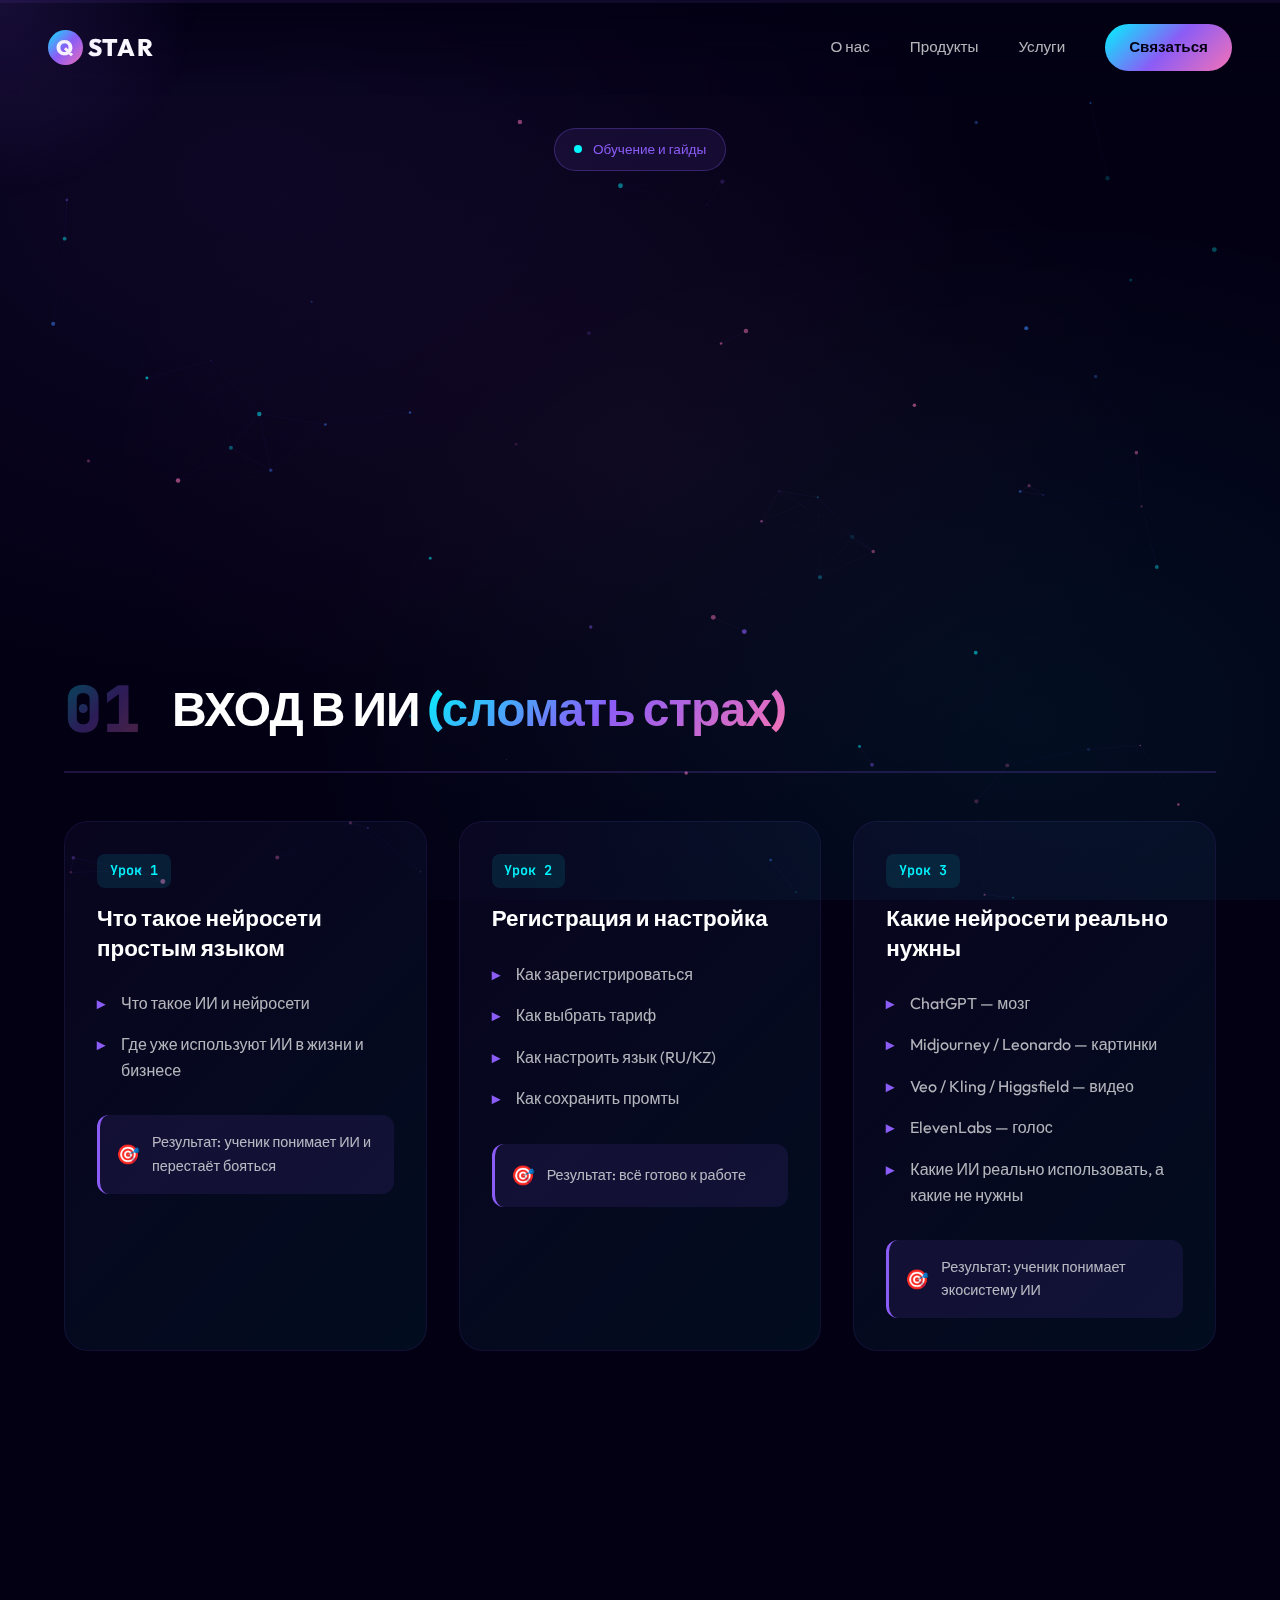
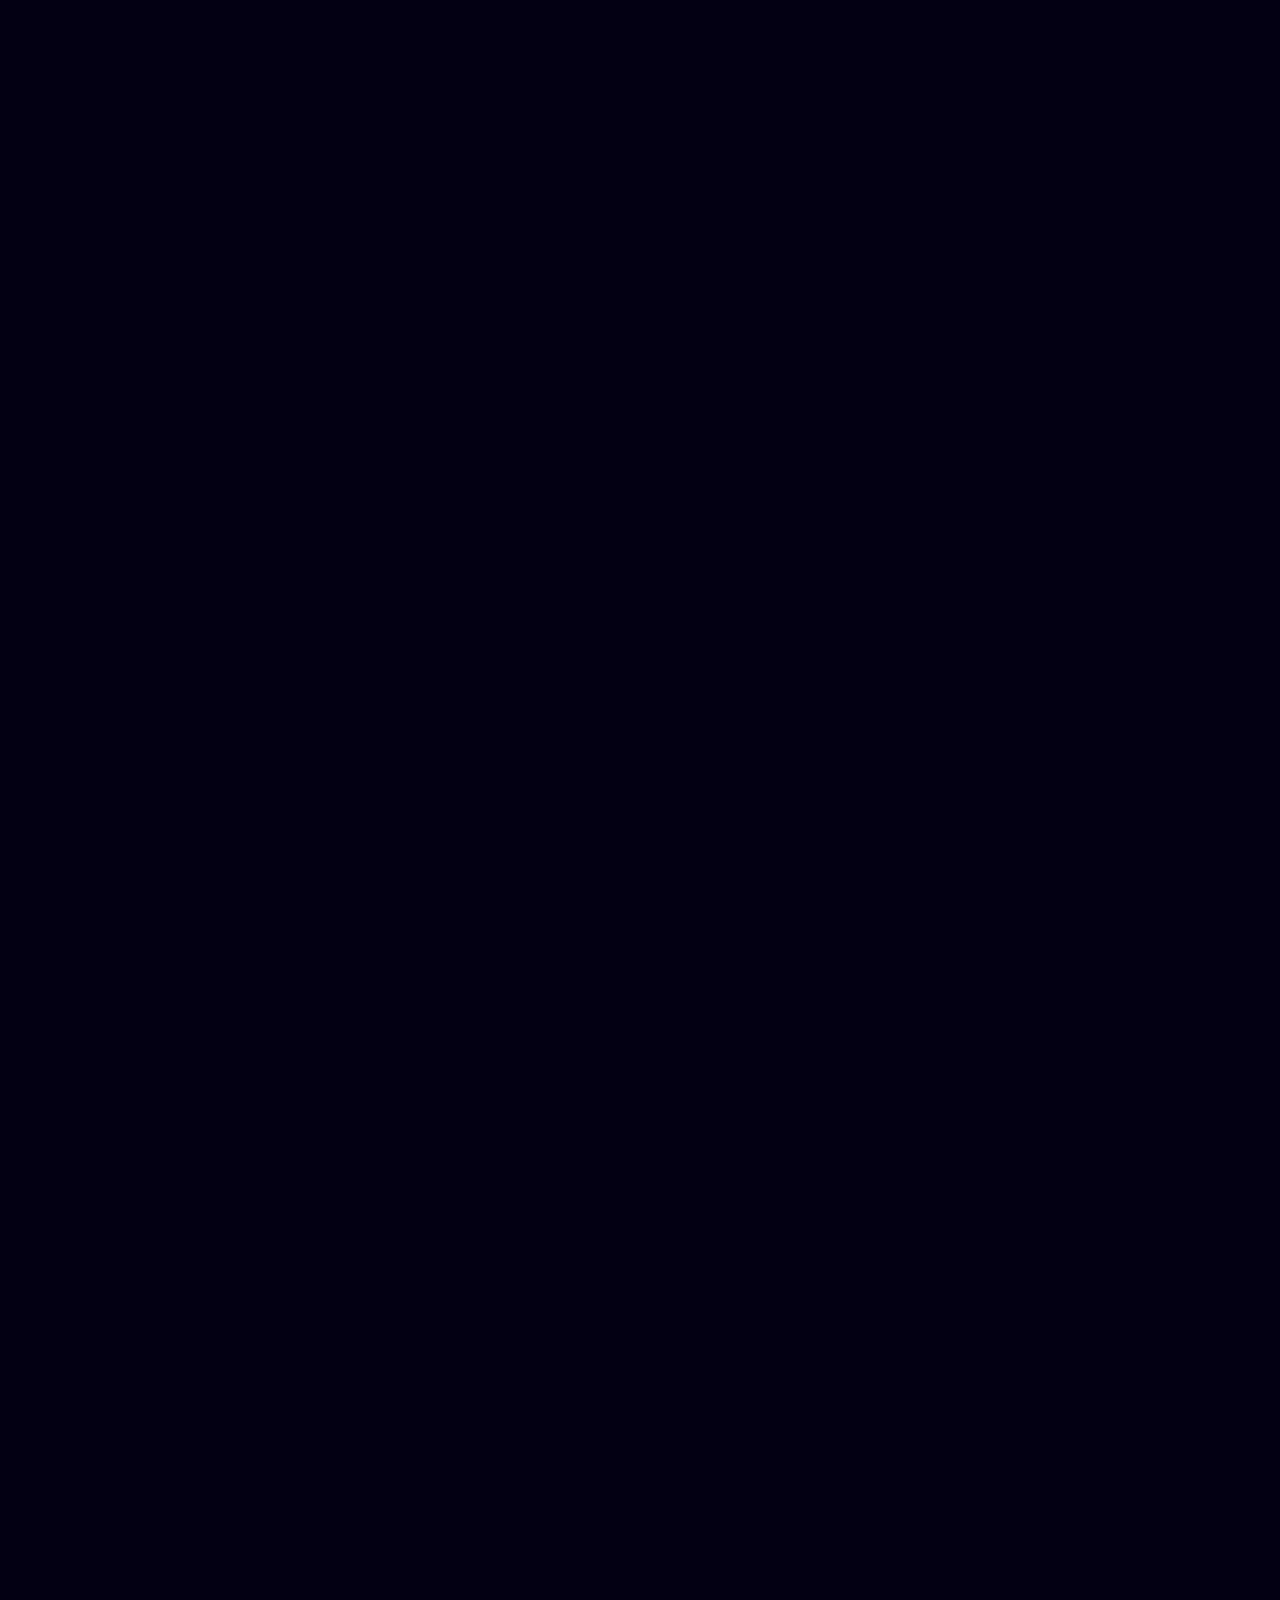
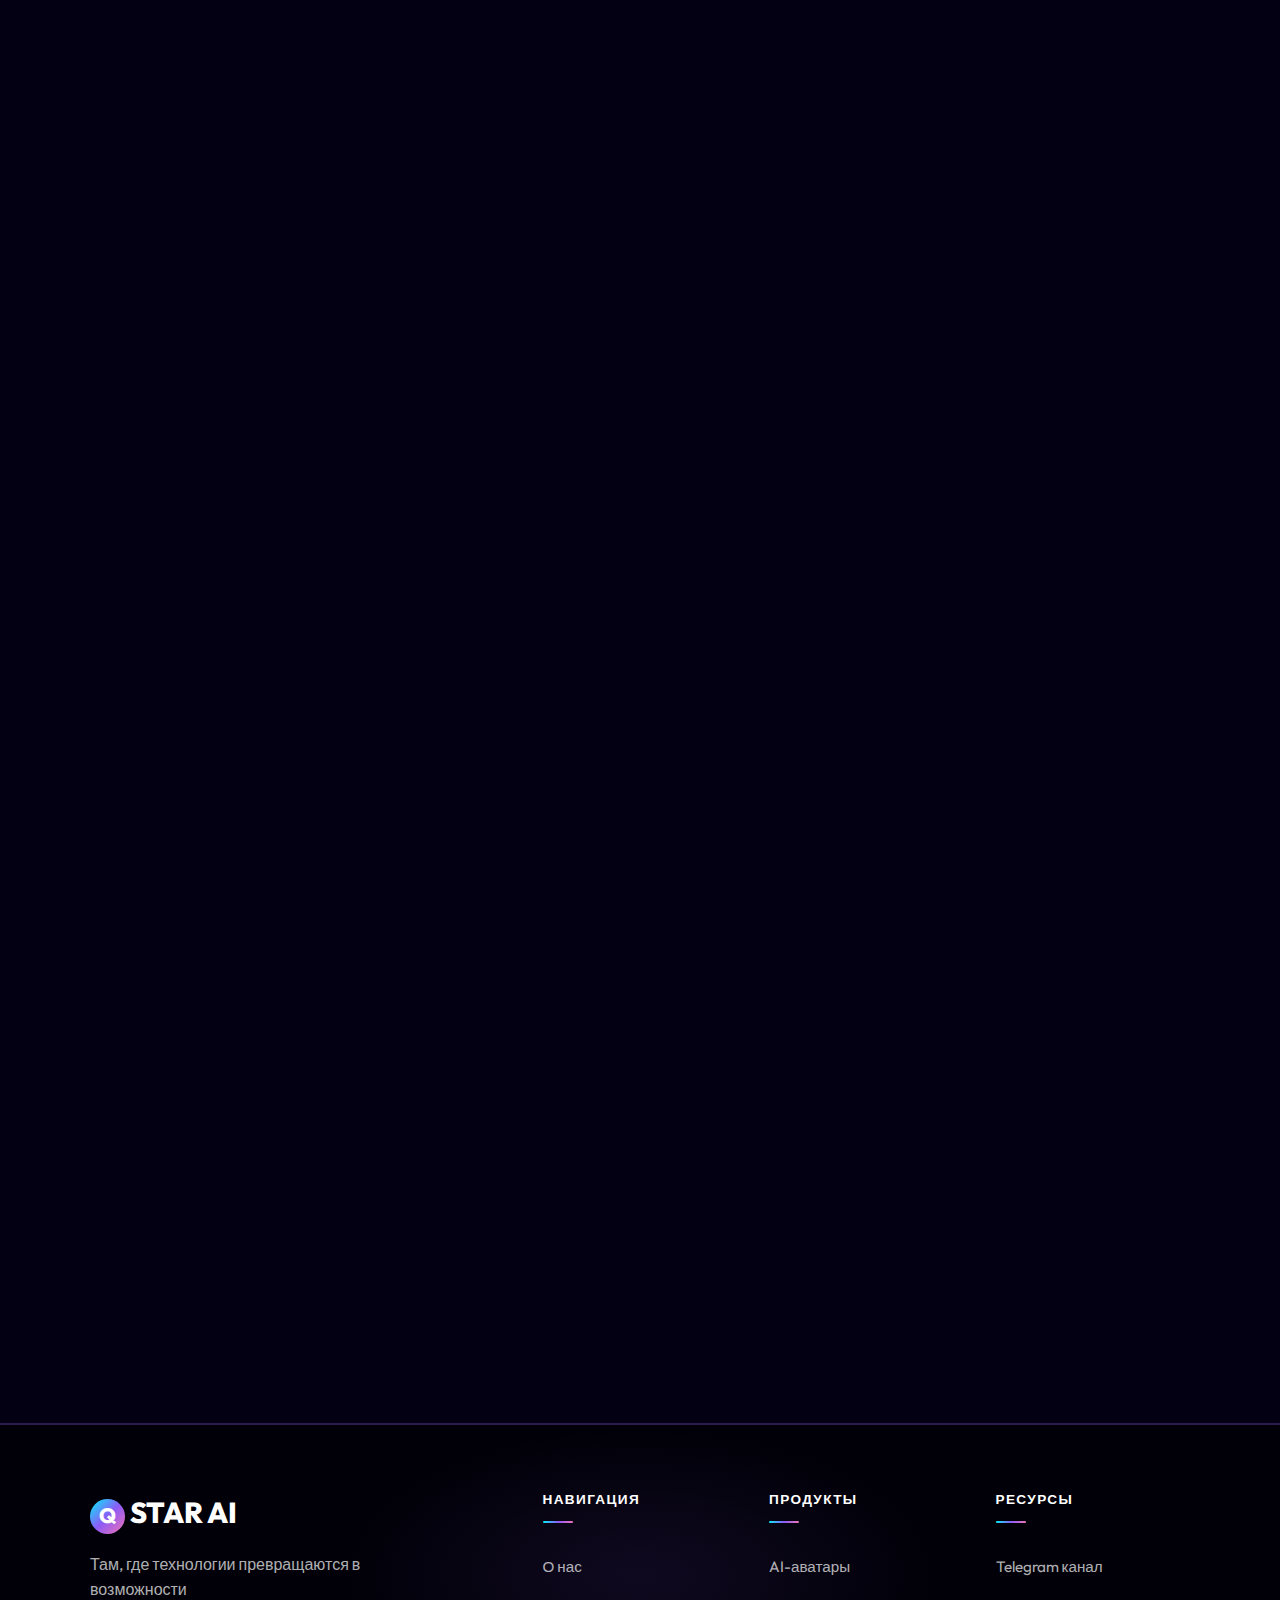
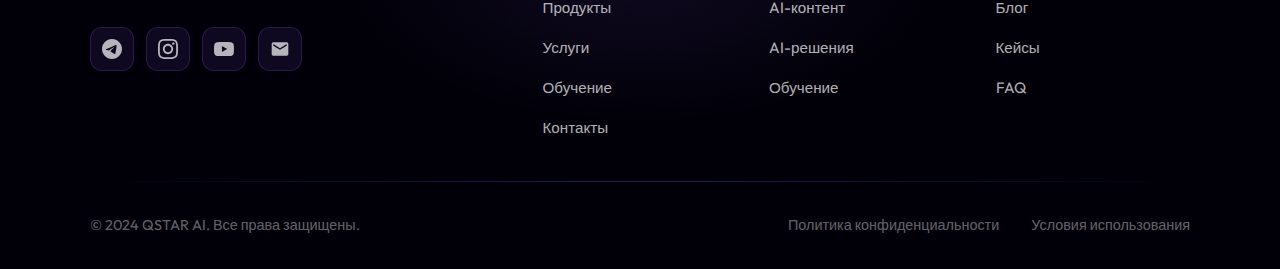
<file: education.html>
<!DOCTYPE html>
<html lang="ru">
<head>
    <meta charset="UTF-8">
    <meta name="viewport" content="width=device-width, initial-scale=1.0">
    <title>Обучение — QSTAR AI</title>
    <link rel="preconnect" href="https://fonts.googleapis.com">
    <link rel="preconnect" href="https://fonts.gstatic.com" crossorigin>
    <link href="https://fonts.googleapis.com/css2?family=Outfit:wght@300;400;500;600;700;800;900&family=JetBrains+Mono:wght@400;500;600&display=swap" rel="stylesheet">
    <link rel="stylesheet" href="styles.css">
</head>
<body>
    <!-- Cursor glow effect -->
    <div class="cursor-glow"></div>
    
    <!-- Particle canvas -->
    <canvas id="particles"></canvas>
    
    <!-- Navigation -->
    <nav class="nav">
        <div class="nav-logo">
            <a href="index.html" style="text-decoration: none; color: inherit; display: flex; align-items: center;">
                <span class="logo-q">Q</span>STAR
            </a>
        </div>
        <div class="nav-links">
            <a href="index.html#about">О нас</a>
            <a href="index.html#products">Продукты</a>
            <a href="index.html#services">Услуги</a>
            <a href="index.html#contact" class="nav-cta">Связаться</a>
        </div>
    </nav>

    <!-- Hero Section -->
    <section class="hero education-hero">
        <div class="hero-content">
            <div class="hero-badge">
                <span class="pulse"></span>
                Обучение и гайды
            </div>
            <h1 class="hero-title">
                <span class="title-line">ИИ с нуля</span>
                <span class="title-line gradient-text">до заработка</span>
            </h1>
            <p class="hero-subtitle">
                Практический курс по работе с искусственным интеллектом. От основ до первых денег
            </p>
        </div>
    </section>

    <!-- Education Content -->
    <section class="section education-section">
        <div class="container">
            <!-- Block 1 -->
            <div class="education-block reveal-card">
                <div class="block-header">
                    <span class="block-number">01</span>
                    <h2 class="block-title">ВХОД В ИИ <span class="gradient-text">(сломать страх)</span></h2>
                </div>
                <div class="lessons-grid">
                    <div class="lesson-card">
                        <div class="lesson-number">Урок 1</div>
                        <h3>Что такое нейросети простым языком</h3>
                        <ul class="lesson-content">
                            <li>Что такое ИИ и нейросети</li>
                            <li>Где уже используют ИИ в жизни и бизнесе</li>
                        </ul>
                        <div class="lesson-result">
                            <span class="result-icon">🎯</span>
                            <span>Результат: ученик понимает ИИ и перестаёт бояться</span>
                        </div>
                    </div>
                    
                    <div class="lesson-card">
                        <div class="lesson-number">Урок 2</div>
                        <h3>Регистрация и настройка</h3>
                        <ul class="lesson-content">
                            <li>Как зарегистрироваться</li>
                            <li>Как выбрать тариф</li>
                            <li>Как настроить язык (RU/KZ)</li>
                            <li>Как сохранить промты</li>
                        </ul>
                        <div class="lesson-result">
                            <span class="result-icon">🎯</span>
                            <span>Результат: всё готово к работе</span>
                        </div>
                    </div>
                    
                    <div class="lesson-card">
                        <div class="lesson-number">Урок 3</div>
                        <h3>Какие нейросети реально нужны</h3>
                        <ul class="lesson-content">
                            <li>ChatGPT — мозг</li>
                            <li>Midjourney / Leonardo — картинки</li>
                            <li>Veo / Kling / Higgsfield — видео</li>
                            <li>ElevenLabs — голос</li>
                            <li>Какие ИИ реально использовать, а какие не нужны</li>
                        </ul>
                        <div class="lesson-result">
                            <span class="result-icon">🎯</span>
                            <span>Результат: ученик понимает экосистему ИИ</span>
                        </div>
                    </div>
                </div>
            </div>

            <!-- Block 2 -->
            <div class="education-block reveal-card">
                <div class="block-header">
                    <span class="block-number">02</span>
                    <h2 class="block-title">БЫСТРЫЕ <span class="gradient-text">ВАУ-РЕЗУЛЬТАТЫ</span></h2>
                </div>
                <div class="lessons-grid">
                    <div class="lesson-card">
                        <div class="lesson-number">Урок 4</div>
                        <h3>ChatGPT — тексты за 2 минуты</h3>
                        <ul class="lesson-content">
                            <li>Посты для Instagram</li>
                            <li>Сообщения клиентам</li>
                            <li>Реклама</li>
                            <li>Описания профилей</li>
                        </ul>
                        <div class="lesson-result">
                            <span class="result-icon">🎯</span>
                            <span>Ученик умеет писать любые тексты</span>
                        </div>
                    </div>
                    
                    <div class="lesson-card">
                        <div class="lesson-number">Урок 5</div>
                        <h3>Картинки без дизайнеров</h3>
                        <ul class="lesson-content">
                            <li>Аватар</li>
                            <li>Картинки для постов</li>
                            <li>Обложки</li>
                            <li>Логотипы</li>
                        </ul>
                        <div class="lesson-result">
                            <span class="result-icon">🎯</span>
                            <span>Ученик умеет делать красивые визуалы</span>
                        </div>
                    </div>
                    
                    <div class="lesson-card">
                        <div class="lesson-number">Урок 6</div>
                        <h3>Видео за 10 минут</h3>
                        <ul class="lesson-content">
                            <li>Оживление фото</li>
                            <li>Reels / TikTok</li>
                            <li>Видео для бизнеса</li>
                        </ul>
                        <div class="lesson-result">
                            <span class="result-icon">🎯</span>
                            <span>Ученик умеет делать видео</span>
                        </div>
                    </div>
                </div>
            </div>

            <!-- Block 3 -->
            <div class="education-block reveal-card">
                <div class="block-header">
                    <span class="block-number">03</span>
                    <h2 class="block-title">ИИ <span class="gradient-text">ДЛЯ ЗАРАБОТКА</span></h2>
                </div>
                <div class="lessons-grid">
                    <div class="lesson-card">
                        <div class="lesson-number">Урок 7</div>
                        <h3>Как получить первые деньги</h3>
                        <ul class="lesson-content">
                            <li>Где продавать услуги</li>
                            <li>Как писать клиентам</li>
                            <li>Сколько брать</li>
                            <li>Как сделать портфолио</li>
                        </ul>
                    </div>
                    
                    <div class="lesson-card">
                        <div class="lesson-number">Урок 8</div>
                        <h3>5 схем заработка</h3>
                        <ul class="lesson-content">
                            <li>Аватары</li>
                            <li>Видео</li>
                            <li>Посты</li>
                            <li>Озвучка</li>
                            <li>Оформление профилей</li>
                        </ul>
                    </div>
                </div>
            </div>

            <!-- Block 4 -->
            <div class="education-block reveal-card">
                <div class="block-header">
                    <span class="block-number">04</span>
                    <h2 class="block-title">ИИ <span class="gradient-text">КАК ПОМОЩНИК</span></h2>
                </div>
                <div class="lessons-grid">
                    <div class="lesson-card">
                        <div class="lesson-number">Урок 9</div>
                        <h3>ИИ для жизни и бизнеса</h3>
                        <ul class="lesson-content">
                            <li>Планирование</li>
                            <li>Учёба</li>
                            <li>Деньги</li>
                            <li>Контент-планы</li>
                        </ul>
                    </div>
                    
                    <div class="lesson-card">
                        <div class="lesson-number">Урок 10</div>
                        <h3>Твой первый ИИ-проект</h3>
                        <p class="lesson-description">Ученик создаёт свой первый проект:</p>
                        <ul class="lesson-content">
                            <li>Блог</li>
                            <li>Бизнес</li>
                            <li>Услуга</li>
                            <li>Инфо-продукт</li>
                        </ul>
                    </div>
                </div>
            </div>

            <!-- Bonuses -->
            <div class="bonuses-block reveal-card">
                <div class="bonuses-header">
                    <h2 class="block-title">БОНУСЫ</h2>
                </div>
                <div class="bonuses-grid">
                    <div class="bonus-item">
                        <div class="bonus-icon">📝</div>
                        <h4>100 промтов</h4>
                    </div>
                    <div class="bonus-item">
                        <div class="bonus-icon">🎬</div>
                        <h4>10 сценариев Reels</h4>
                    </div>
                    <div class="bonus-item">
                        <div class="bonus-icon">💬</div>
                        <h4>Шаблоны сообщений клиентам</h4>
                    </div>
                    <div class="bonus-item">
                        <div class="bonus-icon">📊</div>
                        <h4>Таблица заработка</h4>
                    </div>
                    <div class="bonus-item">
                        <div class="bonus-icon">⭐</div>
                        <h4>Список лучших ИИ-сервисов</h4>
                    </div>
                </div>
            </div>

            <!-- CTA -->
            <div class="education-cta reveal-card">
                <h2>Готовы начать обучение?</h2>
                <p>Свяжитесь с нами и получите доступ к курсу</p>
                <div class="cta-buttons">
                    <a href="https://wa.me/77472602277" class="btn btn-primary btn-large" target="_blank">
                        <svg width="24" height="24" viewBox="0 0 24 24" fill="currentColor">
                            <path d="M17.472 14.382c-.297-.149-1.758-.867-2.03-.967-.273-.099-.471-.148-.67.15-.197.297-.767.966-.94 1.164-.173.199-.347.223-.644.075-.297-.15-1.255-.463-2.39-1.475-.883-.788-1.48-1.761-1.653-2.059-.173-.297-.018-.458.13-.606.134-.133.298-.347.446-.52.149-.174.198-.298.298-.497.099-.198.05-.371-.025-.52-.075-.149-.669-1.612-.916-2.207-.242-.579-.487-.5-.669-.51-.173-.008-.371-.01-.57-.01-.198 0-.52.074-.792.372-.272.297-1.04 1.016-1.04 2.479 0 1.462 1.065 2.875 1.213 3.074.149.198 2.096 3.2 5.077 4.487.709.306 1.262.489 1.694.625.712.227 1.36.195 1.871.118.571-.085 1.758-.719 2.006-1.413.248-.694.248-1.289.173-1.413-.074-.124-.272-.198-.57-.347m-5.421 7.403h-.004a9.87 9.87 0 01-5.031-1.378l-.361-.214-3.741.982.998-3.648-.235-.374a9.86 9.86 0 01-1.51-5.26c.001-5.45 4.436-9.884 9.888-9.884 2.64 0 5.122 1.03 6.988 2.898a9.825 9.825 0 012.893 6.994c-.003 5.45-4.437 9.884-9.885 9.884m8.413-18.297A11.815 11.815 0 0012.05 0C5.495 0 .16 5.335.157 11.892c0 2.096.547 4.142 1.588 5.945L.057 24l6.305-1.654a11.882 11.882 0 005.683 1.448h.005c6.554 0 11.89-5.335 11.893-11.893a11.821 11.821 0 00-3.48-8.413Z"/>
                        </svg>
                        <span>Написать в WhatsApp</span>
                    </a>
                </div>
            </div>
        </div>
    </section>

    <!-- Footer -->
    <footer class="footer">
        <div class="footer-glow"></div>
        <div class="container">
            <div class="footer-main">
                <div class="footer-brand">
                    <div class="footer-logo">
                        <a href="index.html" style="text-decoration: none; color: inherit;">
                            <span class="logo-q">Q</span>STAR AI
                        </a>
                    </div>
                    <p class="footer-tagline">Там, где технологии превращаются в возможности</p>
                    <div class="footer-social">
                        <a href="https://t.me/qstaraikz" target="_blank" class="social-link" aria-label="Telegram">
                            <svg viewBox="0 0 24 24" fill="currentColor">
                                <path d="M12 0C5.373 0 0 5.373 0 12s5.373 12 12 12 12-5.373 12-12S18.627 0 12 0zm5.562 8.161c-.18 1.897-.962 6.502-1.359 8.627-.168.9-.5 1.201-.82 1.23-.697.064-1.226-.461-1.901-.903-1.056-.692-1.653-1.123-2.678-1.799-1.185-.781-.417-1.21.258-1.911.177-.184 3.247-2.977 3.307-3.23.007-.032.015-.15-.056-.212s-.174-.041-.248-.024c-.106.024-1.793 1.139-5.062 3.345-.479.329-.913.489-1.302.481-.428-.009-1.252-.242-1.865-.44-.751-.245-1.349-.374-1.297-.789.027-.216.324-.437.893-.663 3.498-1.524 5.831-2.529 6.998-3.015 3.333-1.386 4.025-1.627 4.477-1.635.099-.002.321.023.465.141.121.099.154.232.17.325.015.093.034.305.019.471z"/>
                            </svg>
                        </a>
                        <a href="https://www.instagram.com/qstar_ai/" target="_blank" class="social-link" aria-label="Instagram">
                            <svg viewBox="0 0 24 24" fill="currentColor">
                                <path d="M12 2.163c3.204 0 3.584.012 4.85.07 3.252.148 4.771 1.691 4.919 4.919.058 1.265.069 1.645.069 4.849 0 3.205-.012 3.584-.069 4.849-.149 3.225-1.664 4.771-4.919 4.919-1.266.058-1.644.07-4.85.07-3.204 0-3.584-.012-4.849-.07-3.26-.149-4.771-1.699-4.919-4.92-.058-1.265-.07-1.644-.07-4.849 0-3.204.013-3.583.07-4.849.149-3.227 1.664-4.771 4.919-4.919 1.266-.057 1.645-.069 4.849-.069zm0-2.163c-3.259 0-3.667.014-4.947.072-4.358.2-6.78 2.618-6.98 6.98-.059 1.281-.073 1.689-.073 4.948 0 3.259.014 3.668.072 4.948.2 4.358 2.618 6.78 6.98 6.98 1.281.058 1.689.072 4.948.072 3.259 0 3.668-.014 4.948-.072 4.354-.2 6.782-2.618 6.979-6.98.059-1.28.073-1.689.073-4.948 0-3.259-.014-3.667-.072-4.947-.196-4.354-2.617-6.78-6.979-6.98-1.281-.059-1.69-.073-4.949-.073zm0 5.838c-3.403 0-6.162 2.759-6.162 6.162s2.759 6.163 6.162 6.163 6.162-2.759 6.162-6.163c0-3.403-2.759-6.162-6.162-6.162zm0 10.162c-2.209 0-4-1.79-4-4 0-2.209 1.791-4 4-4s4 1.791 4 4c0 2.21-1.791 4-4 4zm6.406-11.845c-.796 0-1.441.645-1.441 1.44s.645 1.44 1.441 1.44c.795 0 1.439-.645 1.439-1.44s-.644-1.44-1.439-1.44z"/>
                            </svg>
                        </a>
                        <a href="https://youtube.com/@qstaraikz" target="_blank" class="social-link" aria-label="YouTube">
                            <svg viewBox="0 0 24 24" fill="currentColor">
                                <path d="M23.498 6.186a3.016 3.016 0 0 0-2.122-2.136C19.505 3.545 12 3.545 12 3.545s-7.505 0-9.377.505A3.017 3.017 0 0 0 .502 6.186C0 8.07 0 12 0 12s0 3.93.502 5.814a3.016 3.016 0 0 0 2.122 2.136c1.871.505 9.376.505 9.376.505s7.505 0 9.377-.505a3.015 3.015 0 0 0 2.122-2.136C24 15.93 24 12 24 12s0-3.93-.502-5.814zM9.545 15.568V8.432L15.818 12l-6.273 3.568z"/>
                            </svg>
                        </a>
                        <a href="mailto:ai@qstar.kz" class="social-link" aria-label="Email">
                            <svg viewBox="0 0 24 24" fill="currentColor">
                                <path d="M20 4H4c-1.1 0-1.99.9-1.99 2L2 18c0 1.1.9 2 2 2h16c1.1 0 2-.9 2-2V6c0-1.1-.9-2-2-2zm0 4l-8 5-8-5V6l8 5 8-5v2z"/>
                            </svg>
                        </a>
                    </div>
                </div>
                <div class="footer-links">
                    <div class="footer-column">
                        <h4>Навигация</h4>
                        <a href="index.html#about">О нас</a>
                        <a href="index.html#products">Продукты</a>
                        <a href="index.html#services">Услуги</a>
                        <a href="education.html">Обучение</a>
                        <a href="index.html#contact">Контакты</a>
                    </div>
                    <div class="footer-column">
                        <h4>Продукты</h4>
                        <a href="#">AI-аватары</a>
                        <a href="#">AI-контент</a>
                        <a href="#">AI-решения</a>
                        <a href="education.html">Обучение</a>
                    </div>
                    <div class="footer-column">
                        <h4>Ресурсы</h4>
                        <a href="https://t.me/qstaraikz" target="_blank">Telegram канал</a>
                        <a href="#">Блог</a>
                        <a href="#">Кейсы</a>
                        <a href="#">FAQ</a>
                    </div>
                </div>
            </div>
            <div class="footer-divider"></div>
            <div class="footer-bottom">
                <p>&copy; 2024 QSTAR AI. Все права защищены.</p>
                <div class="footer-legal">
                    <a href="#">Политика конфиденциальности</a>
                    <a href="#">Условия использования</a>
                </div>
            </div>
        </div>
    </footer>

    <script src="script.js"></script>
</body>
</html>
</file>
<file: styles.css>
/* ===== QSTAR AI - Custom Styles ===== */

/* CSS Variables */
:root {
    --bg-dark: #030014;
    --bg-darker: #010008;
    --surface: #0a0a1f;
    --surface-light: #12122a;
    
    --cyan: #00f5ff;
    --purple: #8b5cf6;
    --pink: #f472b6;
    --blue: #3b82f6;
    
    --gradient-primary: linear-gradient(135deg, var(--cyan), var(--purple), var(--pink));
    --gradient-glow: linear-gradient(135deg, rgba(0, 245, 255, 0.5), rgba(139, 92, 246, 0.5), rgba(244, 114, 182, 0.5));
    
    --text-primary: #ffffff;
    --text-secondary: rgba(255, 255, 255, 0.7);
    --text-muted: rgba(255, 255, 255, 0.4);
    
    --font-main: 'Outfit', sans-serif;
    --font-mono: 'JetBrains Mono', monospace;
    
    --ease-out-expo: cubic-bezier(0.16, 1, 0.3, 1);
    --ease-out-back: cubic-bezier(0.34, 1.56, 0.64, 1);
}

/* Reset & Base */
*, *::before, *::after {
    margin: 0;
    padding: 0;
    box-sizing: border-box;
}

html {
    scroll-behavior: smooth;
    font-size: 16px;
}

body {
    font-family: var(--font-main);
    background: var(--bg-dark);
    color: var(--text-primary);
    overflow-x: hidden;
    line-height: 1.6;
}

/* Unified background layer */
body::before {
    content: '';
    position: fixed;
    top: 0;
    left: 0;
    right: 0;
    bottom: 0;
    background: 
        radial-gradient(ellipse at 20% 20%, rgba(139, 92, 246, 0.08) 0%, transparent 50%),
        radial-gradient(ellipse at 80% 80%, rgba(0, 245, 255, 0.06) 0%, transparent 50%),
        radial-gradient(ellipse at 50% 50%, rgba(244, 114, 182, 0.04) 0%, transparent 60%),
        var(--bg-dark);
    z-index: 0;
    pointer-events: none;
}

/* Selection */
::selection {
    background: var(--purple);
    color: white;
}

/* Scrollbar */
::-webkit-scrollbar {
    width: 8px;
}

::-webkit-scrollbar-track {
    background: var(--bg-darker);
}

::-webkit-scrollbar-thumb {
    background: var(--gradient-primary);
    border-radius: 4px;
}

/* Cursor Glow */
.cursor-glow {
    position: fixed;
    width: 400px;
    height: 400px;
    background: radial-gradient(circle, rgba(139, 92, 246, 0.15) 0%, transparent 70%);
    pointer-events: none;
    z-index: 9999;
    transform: translate(-50%, -50%);
    transition: opacity 0.3s ease;
    opacity: 0;
}

body:hover .cursor-glow {
    opacity: 1;
}

/* Particles Canvas */
#particles {
    position: fixed;
    top: 0;
    left: 0;
    width: 100%;
    height: 100%;
    pointer-events: none;
    z-index: 1;
}

/* ===== NAVIGATION ===== */
.nav {
    position: fixed;
    top: 0;
    left: 0;
    right: 0;
    z-index: 1000;
    padding: 1.5rem 3rem;
    display: flex;
    justify-content: space-between;
    align-items: center;
    background: linear-gradient(to bottom, rgba(3, 0, 20, 0.9), transparent);
    backdrop-filter: blur(20px);
    transition: all 0.4s var(--ease-out-expo);
}

.nav.scrolled {
    padding: 1rem 3rem;
    background: rgba(3, 0, 20, 0.95);
    border-bottom: 1px solid rgba(139, 92, 246, 0.2);
}

.nav-logo {
    font-size: 1.5rem;
    font-weight: 800;
    letter-spacing: 0.05em;
    display: flex;
    align-items: center;
    gap: 0.1rem;
}

.logo-q {
    display: inline-flex;
    align-items: center;
    justify-content: center;
    width: 2.2rem;
    height: 2.2rem;
    background: var(--gradient-primary);
    border-radius: 50%;
    font-size: 1.3rem;
    margin-right: 0.3rem;
    animation: logoGlow 3s ease-in-out infinite;
}

@keyframes logoGlow {
    0%, 100% { box-shadow: 0 0 20px rgba(0, 245, 255, 0.5); }
    50% { box-shadow: 0 0 40px rgba(139, 92, 246, 0.8); }
}

.nav-links {
    display: flex;
    align-items: center;
    gap: 2.5rem;
}

.nav-links a {
    color: var(--text-secondary);
    text-decoration: none;
    font-weight: 500;
    font-size: 0.95rem;
    transition: color 0.3s ease;
    position: relative;
}

.nav-links a::after {
    content: '';
    position: absolute;
    bottom: -5px;
    left: 0;
    width: 0;
    height: 2px;
    background: var(--gradient-primary);
    transition: width 0.3s var(--ease-out-expo);
}

.nav-links a:hover {
    color: var(--text-primary);
}

.nav-links a:hover::after {
    width: 100%;
}

.nav-cta {
    padding: 0.7rem 1.5rem !important;
    background: var(--gradient-primary);
    border-radius: 50px;
    color: var(--bg-dark) !important;
    font-weight: 600 !important;
}

.nav-cta::after {
    display: none !important;
}

.nav-cta:hover {
    transform: translateY(-2px);
    box-shadow: 0 10px 30px rgba(139, 92, 246, 0.4);
}

/* ===== HERO SECTION ===== */
.hero {
    min-height: 100vh;
    display: flex;
    align-items: center;
    justify-content: center;
    position: relative;
    overflow: visible;
    padding: 8rem 3rem 4rem;
    background: transparent;
}

/* Background animation removed for unified tunnel effect */

.hero-content {
    text-align: center;
    position: relative;
    z-index: 20;
    max-width: 900px;
}

.hero-badge {
    display: inline-flex;
    align-items: center;
    gap: 0.7rem;
    padding: 0.6rem 1.2rem;
    background: rgba(139, 92, 246, 0.1);
    border: 1px solid rgba(139, 92, 246, 0.3);
    border-radius: 50px;
    font-size: 0.85rem;
    font-weight: 500;
    color: var(--purple);
    margin-bottom: 2rem;
    animation: fadeInUp 0.8s var(--ease-out-expo);
}

.pulse {
    width: 8px;
    height: 8px;
    background: var(--cyan);
    border-radius: 50%;
    animation: pulse 2s ease-in-out infinite;
}

@keyframes pulse {
    0%, 100% { opacity: 1; transform: scale(1); }
    50% { opacity: 0.5; transform: scale(1.5); }
}

.hero-title {
    font-size: clamp(3rem, 8vw, 6rem);
    font-weight: 900;
    line-height: 1.1;
    margin-bottom: 1.5rem;
    letter-spacing: -0.02em;
}

.title-line {
    display: block;
    opacity: 0;
    transform: translateY(50px);
    animation: titleReveal 1s var(--ease-out-expo) forwards;
}

.title-line:nth-child(1) { animation-delay: 0.1s; }
.title-line:nth-child(2) { animation-delay: 0.2s; }
.title-line:nth-child(3) { animation-delay: 0.3s; }

@keyframes titleReveal {
    to {
        opacity: 1;
        transform: translateY(0);
    }
}

.gradient-text {
    background: var(--gradient-primary);
    -webkit-background-clip: text;
    -webkit-text-fill-color: transparent;
    background-clip: text;
}

.hero-subtitle {
    font-size: 1.25rem;
    color: var(--text-secondary);
    max-width: 600px;
    margin: 0 auto 2.5rem;
    opacity: 0;
    animation: fadeInUp 0.8s var(--ease-out-expo) 0.5s forwards;
}

.hero-cta {
    display: flex;
    gap: 1rem;
    justify-content: center;
    flex-wrap: wrap;
    opacity: 0;
    animation: fadeInUp 0.8s var(--ease-out-expo) 0.7s forwards;
}

@keyframes fadeInUp {
    from {
        opacity: 0;
        transform: translateY(30px);
    }
    to {
        opacity: 1;
        transform: translateY(0);
    }
}

/* Buttons */
.btn {
    display: inline-flex;
    align-items: center;
    gap: 0.5rem;
    padding: 1rem 2rem;
    border-radius: 50px;
    font-weight: 600;
    font-size: 1rem;
    text-decoration: none;
    transition: all 0.3s var(--ease-out-expo);
    cursor: pointer;
    border: none;
}

.btn-primary {
    background: var(--gradient-primary);
    color: var(--bg-dark);
    box-shadow: 0 4px 20px rgba(139, 92, 246, 0.3);
}

.btn-primary:hover {
    transform: translateY(-3px);
    box-shadow: 0 10px 40px rgba(139, 92, 246, 0.5);
}

.btn-secondary {
    background: transparent;
    color: var(--text-primary);
    border: 1px solid rgba(255, 255, 255, 0.2);
}

.btn-secondary:hover {
    background: rgba(255, 255, 255, 0.05);
    border-color: var(--purple);
}

.btn-large {
    padding: 1.2rem 2.5rem;
    font-size: 1.1rem;
}

/* Q Tunnel */
.q-tunnel-container {
    position: fixed;
    top: 50%;
    left: 50%;
    transform: translate(-50%, -50%);
    z-index: 1;
    pointer-events: none;
}

.q-letter {
    width: 90vmin;
    height: 90vmin;
    max-width: 700px;
    max-height: 700px;
}

.q-svg {
    width: 100%;
    height: 100%;
}

.tunnel-rings {
    position: absolute;
    top: 50%;
    left: 50%;
    transform: translate(-50%, -50%);
    width: 100%;
    height: 100%;
}

.ring {
    position: absolute;
    top: 50%;
    left: 50%;
    transform: translate(-50%, -50%);
    border-radius: 50%;
}

.ring-1 {
    width: 100%;
    height: 100%;
    border: 2px solid rgba(0, 245, 255, 0.4);
}

.ring-2 {
    width: 80%;
    height: 80%;
    border: 2px solid rgba(139, 92, 246, 0.45);
}

.ring-3 {
    width: 60%;
    height: 60%;
    border: 3px solid rgba(244, 114, 182, 0.5);
}

.ring-4 {
    width: 40%;
    height: 40%;
    border: 3px solid rgba(0, 245, 255, 0.55);
}

.ring-5 {
    width: 20%;
    height: 20%;
    border: 4px solid rgba(139, 92, 246, 0.6);
}

/* Scroll Indicator */
.scroll-indicator {
    position: absolute;
    bottom: 2rem;
    left: 50%;
    transform: translateX(-50%);
    display: flex;
    flex-direction: column;
    align-items: center;
    gap: 0.5rem;
    color: var(--text-muted);
    font-size: 0.85rem;
    animation: fadeInUp 0.8s var(--ease-out-expo) 1s forwards;
    opacity: 0;
    z-index: 20;
}

.scroll-arrow {
    width: 24px;
    height: 40px;
    border: 2px solid rgba(255, 255, 255, 0.2);
    border-radius: 12px;
    position: relative;
}

.scroll-arrow::before {
    content: '';
    position: absolute;
    top: 8px;
    left: 50%;
    transform: translateX(-50%);
    width: 4px;
    height: 8px;
    background: var(--gradient-primary);
    border-radius: 2px;
    animation: scrollBounce 2s ease-in-out infinite;
}

@keyframes scrollBounce {
    0%, 100% { top: 8px; opacity: 1; }
    50% { top: 20px; opacity: 0.3; }
}

/* ===== SECTIONS ===== */
.section {
    padding: 8rem 3rem;
    position: relative;
    z-index: 10;
    background: transparent;
}

.container {
    max-width: 1200px;
    margin: 0 auto;
    padding: 0 1rem;
}

.section-header {
    margin-bottom: 4rem;
    text-align: center;
}

.section-header.center {
    text-align: center;
}

.section-tag {
    display: inline-block;
    font-family: var(--font-mono);
    font-size: 0.8rem;
    font-weight: 600;
    color: var(--cyan);
    letter-spacing: 0.2em;
    margin-bottom: 1rem;
    padding: 0.5rem 1rem;
    background: rgba(0, 245, 255, 0.1);
    border-radius: 4px;
}

.section-title {
    font-size: clamp(2.5rem, 5vw, 4rem);
    font-weight: 800;
    line-height: 1.2;
    letter-spacing: -0.02em;
}

.section-subtitle {
    font-size: 1.2rem;
    color: var(--text-secondary);
    max-width: 600px;
    margin: 1rem auto 0;
}

/* Reveal Animations */
.reveal-text {
    opacity: 0;
    transform: translateY(40px);
    transition: all 0.8s var(--ease-out-expo);
}

.reveal-text.revealed {
    opacity: 1;
    transform: translateY(0);
}

.reveal-card {
    opacity: 0;
    transform: translateY(60px);
    transition: all 0.8s var(--ease-out-expo);
}

.reveal-card.revealed {
    opacity: 1;
    transform: translateY(0);
}

.reveal-slide {
    opacity: 0;
    transition: all 1s var(--ease-out-expo);
}

.reveal-slide[data-direction="left"] {
    transform: translateX(-100px);
}

.reveal-slide[data-direction="right"] {
    transform: translateX(100px);
}

.reveal-slide.revealed {
    opacity: 1;
    transform: translateX(0);
}

.reveal-stat {
    opacity: 0;
    transform: scale(0.8);
    transition: all 0.6s var(--ease-out-back);
}

.reveal-stat.revealed {
    opacity: 1;
    transform: scale(1);
}

/* ===== ABOUT SECTION ===== */
.about {
    background: transparent;
    position: relative;
}

.about-grid {
    display: grid;
    grid-template-columns: repeat(4, 1fr);
    gap: 2rem;
    max-width: 1200px;
    margin: 0 auto;
}

@media (max-width: 1100px) {
    .about-grid {
        grid-template-columns: repeat(2, 1fr);
    }
}

@media (max-width: 600px) {
    .about-grid {
        grid-template-columns: 1fr;
    }
}

.about-card {
    background: linear-gradient(135deg, rgba(139, 92, 246, 0.05), rgba(0, 245, 255, 0.05));
    border: 1px solid rgba(139, 92, 246, 0.1);
    border-radius: 24px;
    padding: 2.5rem;
    transition: all 0.4s var(--ease-out-expo);
    position: relative;
    overflow: hidden;
}

.about-card::before {
    content: '';
    position: absolute;
    top: 0;
    left: 0;
    right: 0;
    height: 2px;
    background: var(--gradient-primary);
    transform: scaleX(0);
    transform-origin: left;
    transition: transform 0.4s var(--ease-out-expo);
}

.about-card:hover {
    transform: translateY(-10px);
    border-color: rgba(139, 92, 246, 0.3);
    box-shadow: 0 20px 60px rgba(139, 92, 246, 0.15);
}

.about-card:hover::before {
    transform: scaleX(1);
}

.card-icon {
    width: 60px;
    height: 60px;
    background: var(--gradient-primary);
    border-radius: 16px;
    display: flex;
    align-items: center;
    justify-content: center;
    margin-bottom: 1.5rem;
}

.card-icon svg {
    width: 28px;
    height: 28px;
    stroke: var(--bg-dark);
}

.about-card h3 {
    font-size: 1.4rem;
    font-weight: 700;
    margin-bottom: 0.75rem;
}

.about-card p {
    color: var(--text-secondary);
    font-size: 1rem;
    line-height: 1.6;
}

/* ===== PRODUCTS SECTION ===== */
.products {
    background: transparent;
    position: relative;
}

.products-showcase {
    display: flex;
    flex-direction: column;
    gap: 6rem;
    max-width: 1100px;
    margin: 0 auto;
}

.product-item {
    display: grid;
    grid-template-columns: 1fr 1fr;
    gap: 4rem;
    align-items: center;
}

.product-item.reverse {
    direction: rtl;
}

.product-item.reverse > * {
    direction: ltr;
}

.product-visual {
    aspect-ratio: 1;
    display: flex;
    align-items: center;
    justify-content: center;
    background: linear-gradient(135deg, rgba(139, 92, 246, 0.05), rgba(0, 245, 255, 0.05));
    border-radius: 32px;
    border: 1px solid rgba(139, 92, 246, 0.1);
    position: relative;
    overflow: hidden;
}

/* Product Avatar - Hologram */
.product-avatar {
    width: 280px;
    height: 320px;
    position: relative;
    display: flex;
    align-items: center;
    justify-content: center;
    flex-direction: column;
}

.hologram-base {
    position: relative;
    width: 200px;
    height: 240px;
    display: flex;
    align-items: center;
    justify-content: center;
}

.hologram-figure {
    position: relative;
    width: 100px;
    height: 160px;
    animation: hologramFloat 3s ease-in-out infinite;
}

@keyframes hologramFloat {
    0%, 100% { transform: translateY(0); }
    50% { transform: translateY(-15px); }
}

.figure-head {
    width: 60px;
    height: 60px;
    margin: 0 auto;
    background: linear-gradient(180deg, 
        rgba(0, 245, 255, 0.6) 0%,
        rgba(139, 92, 246, 0.4) 100%);
    border-radius: 50%;
    position: relative;
    box-shadow: 
        0 0 30px rgba(0, 245, 255, 0.5),
        0 0 60px rgba(139, 92, 246, 0.3),
        inset 0 0 20px rgba(255, 255, 255, 0.2);
}

.figure-head::before {
    content: '';
    position: absolute;
    top: 10px;
    left: 10px;
    width: 15px;
    height: 15px;
    background: rgba(255, 255, 255, 0.4);
    border-radius: 50%;
    filter: blur(3px);
}

.figure-body {
    width: 80px;
    height: 90px;
    margin: 10px auto 0;
    background: linear-gradient(180deg, 
        rgba(139, 92, 246, 0.5) 0%,
        rgba(0, 245, 255, 0.2) 50%,
        transparent 100%);
    border-radius: 40px 40px 20px 20px;
    position: relative;
    box-shadow: 
        0 0 40px rgba(139, 92, 246, 0.3),
        inset 0 0 30px rgba(0, 245, 255, 0.1);
}

.figure-body::before,
.figure-body::after {
    content: '';
    position: absolute;
    top: 20px;
    width: 20px;
    height: 50px;
    background: linear-gradient(180deg, 
        rgba(139, 92, 246, 0.4) 0%,
        transparent 100%);
    border-radius: 10px;
}

.figure-body::before {
    left: -15px;
    transform: rotate(-15deg);
}

.figure-body::after {
    right: -15px;
    transform: rotate(15deg);
}

.figure-glow {
    position: absolute;
    top: 50%;
    left: 50%;
    transform: translate(-50%, -50%);
    width: 120px;
    height: 180px;
    background: radial-gradient(ellipse, 
        rgba(0, 245, 255, 0.2) 0%,
        transparent 70%);
    animation: glowPulse 2s ease-in-out infinite;
}

@keyframes glowPulse {
    0%, 100% { opacity: 0.5; transform: translate(-50%, -50%) scale(1); }
    50% { opacity: 1; transform: translate(-50%, -50%) scale(1.1); }
}

.hologram-lines {
    position: absolute;
    top: 0;
    left: 0;
    right: 0;
    bottom: 0;
    overflow: hidden;
    border-radius: 20px;
}

.hologram-lines span {
    position: absolute;
    left: 0;
    right: 0;
    height: 1px;
    background: linear-gradient(90deg, 
        transparent 0%,
        rgba(0, 245, 255, 0.5) 50%,
        transparent 100%);
    animation: scanLine 3s linear infinite;
}

.hologram-lines span:nth-child(1) { top: 10%; animation-delay: 0s; }
.hologram-lines span:nth-child(2) { top: 25%; animation-delay: 0.5s; }
.hologram-lines span:nth-child(3) { top: 40%; animation-delay: 1s; }
.hologram-lines span:nth-child(4) { top: 55%; animation-delay: 1.5s; }
.hologram-lines span:nth-child(5) { top: 70%; animation-delay: 2s; }
.hologram-lines span:nth-child(6) { top: 85%; animation-delay: 2.5s; }

@keyframes scanLine {
    0%, 100% { opacity: 0; transform: scaleX(0.5); }
    50% { opacity: 1; transform: scaleX(1); }
}

.hologram-ring {
    position: absolute;
    width: 180px;
    height: 180px;
    border: 2px solid rgba(0, 245, 255, 0.3);
    border-radius: 50%;
    animation: ringRotate 10s linear infinite;
}

.hologram-ring::before {
    content: '';
    position: absolute;
    top: -4px;
    left: 50%;
    width: 8px;
    height: 8px;
    background: var(--cyan);
    border-radius: 50%;
    box-shadow: 0 0 15px var(--cyan);
}

.hologram-ring.ring-2 {
    width: 220px;
    height: 220px;
    border-color: rgba(139, 92, 246, 0.2);
    animation-direction: reverse;
    animation-duration: 15s;
}

.hologram-ring.ring-2::before {
    background: var(--purple);
    box-shadow: 0 0 15px var(--purple);
}

@keyframes ringRotate {
    from { transform: rotate(0deg); }
    to { transform: rotate(360deg); }
}

.hologram-particles i {
    position: absolute;
    width: 4px;
    height: 4px;
    background: var(--cyan);
    border-radius: 50%;
    animation: particleRise 4s ease-in-out infinite;
}

.hologram-particles i:nth-child(1) { left: 20%; bottom: 20%; animation-delay: 0s; }
.hologram-particles i:nth-child(2) { left: 35%; bottom: 10%; animation-delay: 0.4s; }
.hologram-particles i:nth-child(3) { left: 50%; bottom: 15%; animation-delay: 0.8s; }
.hologram-particles i:nth-child(4) { left: 65%; bottom: 10%; animation-delay: 1.2s; }
.hologram-particles i:nth-child(5) { left: 80%; bottom: 20%; animation-delay: 1.6s; }
.hologram-particles i:nth-child(6) { left: 25%; bottom: 5%; animation-delay: 2s; background: var(--purple); }
.hologram-particles i:nth-child(7) { left: 45%; bottom: 25%; animation-delay: 2.4s; background: var(--purple); }
.hologram-particles i:nth-child(8) { left: 55%; bottom: 5%; animation-delay: 2.8s; }
.hologram-particles i:nth-child(9) { left: 70%; bottom: 25%; animation-delay: 3.2s; background: var(--pink); }
.hologram-particles i:nth-child(10) { left: 85%; bottom: 10%; animation-delay: 3.6s; }

@keyframes particleRise {
    0% { transform: translateY(0) scale(1); opacity: 0; }
    20% { opacity: 1; }
    80% { opacity: 1; }
    100% { transform: translateY(-150px) scale(0); opacity: 0; }
}

.hologram-platform {
    width: 140px;
    height: 20px;
    background: linear-gradient(180deg, 
        rgba(139, 92, 246, 0.3) 0%,
        transparent 100%);
    border-radius: 50%;
    position: relative;
    margin-top: -10px;
}

.platform-light {
    position: absolute;
    top: -30px;
    left: 50%;
    transform: translateX(-50%);
    width: 80px;
    height: 60px;
    background: linear-gradient(180deg,
        transparent 0%,
        rgba(0, 245, 255, 0.1) 50%,
        rgba(139, 92, 246, 0.2) 100%);
    clip-path: polygon(20% 0%, 80% 0%, 100% 100%, 0% 100%);
    animation: platformGlow 2s ease-in-out infinite;
}

@keyframes platformGlow {
    0%, 100% { opacity: 0.5; }
    50% { opacity: 1; }
}

/* Product Video */
.product-video {
    width: 100%;
    height: 100%;
    display: flex;
    align-items: center;
    justify-content: center;
    position: relative;
}

.video-frame {
    width: 240px;
    height: 160px;
    background: linear-gradient(135deg, rgba(20, 20, 40, 0.9), rgba(30, 30, 60, 0.9));
    border-radius: 16px;
    border: 2px solid rgba(139, 92, 246, 0.3);
    position: relative;
    overflow: hidden;
    box-shadow: 0 20px 60px rgba(0, 0, 0, 0.4);
}

.video-screen {
    width: 100%;
    height: 100%;
    position: relative;
    display: flex;
    flex-direction: column;
    justify-content: center;
    padding: 20px;
}

.video-content {
    display: flex;
    flex-direction: column;
    gap: 8px;
}

.content-bar {
    height: 8px;
    background: linear-gradient(90deg, 
        rgba(139, 92, 246, 0.3) 0%,
        rgba(0, 245, 255, 0.3) 100%);
    border-radius: 4px;
    animation: contentLoad 2s ease-in-out infinite;
}

.content-bar.short { width: 60%; }
.content-bar.medium { width: 80%; }

@keyframes contentLoad {
    0%, 100% { opacity: 0.3; transform: scaleX(0.9); }
    50% { opacity: 0.7; transform: scaleX(1); }
}

.content-bar:nth-child(1) { animation-delay: 0s; }
.content-bar:nth-child(2) { animation-delay: 0.2s; }
.content-bar:nth-child(3) { animation-delay: 0.4s; }
.content-bar:nth-child(4) { animation-delay: 0.6s; }

.video-play {
    position: absolute;
    top: 50%;
    left: 50%;
    transform: translate(-50%, -50%);
    width: 50px;
    height: 50px;
    background: var(--gradient-primary);
    border-radius: 50%;
    display: flex;
    align-items: center;
    justify-content: center;
    cursor: pointer;
    box-shadow: 0 0 30px rgba(139, 92, 246, 0.5);
    animation: playPulse 2s ease-in-out infinite;
}

.video-play svg {
    width: 20px;
    height: 20px;
    color: white;
    margin-left: 3px;
}

@keyframes playPulse {
    0%, 100% { transform: translate(-50%, -50%) scale(1); box-shadow: 0 0 30px rgba(139, 92, 246, 0.5); }
    50% { transform: translate(-50%, -50%) scale(1.1); box-shadow: 0 0 50px rgba(139, 92, 246, 0.8); }
}

.video-timeline {
    position: absolute;
    bottom: 10px;
    left: 15px;
    right: 15px;
    height: 4px;
    background: rgba(255, 255, 255, 0.1);
    border-radius: 2px;
    overflow: hidden;
}

.timeline-progress {
    height: 100%;
    width: 30%;
    background: var(--gradient-primary);
    border-radius: 2px;
    animation: progressMove 3s ease-in-out infinite;
}

@keyframes progressMove {
    0% { width: 0%; }
    100% { width: 100%; }
}

.video-glow {
    position: absolute;
    top: -50%;
    left: -50%;
    width: 200%;
    height: 200%;
    background: radial-gradient(circle at center, rgba(139, 92, 246, 0.1) 0%, transparent 50%);
    animation: glowRotate 10s linear infinite;
    pointer-events: none;
}

@keyframes glowRotate {
    from { transform: rotate(0deg); }
    to { transform: rotate(360deg); }
}

.floating-reels {
    position: absolute;
    width: 100%;
    height: 100%;
    pointer-events: none;
}

.reel {
    position: absolute;
    border-radius: 12px;
    background: linear-gradient(135deg, rgba(139, 92, 246, 0.2), rgba(0, 245, 255, 0.1));
    border: 1px solid rgba(139, 92, 246, 0.3);
}

.reel-1 {
    width: 60px;
    height: 90px;
    top: 10%;
    right: 10%;
    animation: reelFloat 4s ease-in-out infinite;
}

.reel-2 {
    width: 50px;
    height: 75px;
    bottom: 15%;
    left: 5%;
    animation: reelFloat 4s ease-in-out infinite 1s;
}

.reel-3 {
    width: 45px;
    height: 68px;
    top: 60%;
    right: 5%;
    animation: reelFloat 4s ease-in-out infinite 2s;
}

@keyframes reelFloat {
    0%, 100% { transform: translateY(0) rotate(0deg); opacity: 0.5; }
    50% { transform: translateY(-10px) rotate(3deg); opacity: 0.8; }
}

/* Product Grid */
.product-grid {
    display: grid;
    grid-template-columns: repeat(3, 1fr);
    gap: 10px;
    width: 200px;
}

.grid-cell {
    aspect-ratio: 1;
    background: rgba(139, 92, 246, 0.1);
    border-radius: 8px;
    border: 1px solid rgba(139, 92, 246, 0.2);
    transition: all 0.3s ease;
}

.grid-cell.active {
    background: var(--gradient-primary);
    box-shadow: 0 0 30px rgba(139, 92, 246, 0.5);
    animation: gridPulse 2s ease-in-out infinite;
}

@keyframes gridPulse {
    0%, 100% { transform: scale(1); }
    50% { transform: scale(1.1); }
}

.product-grid:hover .grid-cell {
    animation: gridWave 0.5s ease-out forwards;
}

.product-grid .grid-cell:nth-child(1) { animation-delay: 0ms; }
.product-grid .grid-cell:nth-child(2) { animation-delay: 50ms; }
.product-grid .grid-cell:nth-child(3) { animation-delay: 100ms; }
.product-grid .grid-cell:nth-child(4) { animation-delay: 50ms; }
.product-grid .grid-cell:nth-child(5) { animation-delay: 100ms; }
.product-grid .grid-cell:nth-child(6) { animation-delay: 150ms; }
.product-grid .grid-cell:nth-child(7) { animation-delay: 100ms; }
.product-grid .grid-cell:nth-child(8) { animation-delay: 150ms; }
.product-grid .grid-cell:nth-child(9) { animation-delay: 200ms; }

@keyframes gridWave {
    0% { transform: scale(1); background: rgba(139, 92, 246, 0.1); }
    50% { transform: scale(1.2); background: var(--gradient-primary); }
    100% { transform: scale(1); background: rgba(139, 92, 246, 0.1); }
}

/* Product Book */
.product-book {
    width: 180px;
    height: 220px;
    position: relative;
    perspective: 1000px;
}

.book-page {
    position: absolute;
    width: 100%;
    height: 100%;
    background: linear-gradient(135deg, var(--surface-light), var(--surface));
    border-radius: 0 16px 16px 0;
    border: 1px solid rgba(139, 92, 246, 0.2);
    transform-origin: left center;
    transition: transform 0.4s ease;
}

.book-page:nth-child(1) {
    transform: rotateY(-30deg);
    z-index: 3;
}

.book-page:nth-child(2) {
    transform: rotateY(-20deg);
    z-index: 2;
}

.book-page:nth-child(3) {
    transform: rotateY(-10deg);
    z-index: 1;
}

.product-visual:hover .book-page:nth-child(1) {
    transform: rotateY(-50deg);
}

.product-visual:hover .book-page:nth-child(2) {
    transform: rotateY(-35deg);
}

.product-visual:hover .book-page:nth-child(3) {
    transform: rotateY(-20deg);
}

/* Product Content */
.product-content {
    padding: 2rem 0;
}

.product-number {
    font-family: var(--font-mono);
    font-size: 4rem;
    font-weight: 800;
    background: var(--gradient-primary);
    -webkit-background-clip: text;
    -webkit-text-fill-color: transparent;
    background-clip: text;
    opacity: 0.3;
    line-height: 1;
    margin-bottom: 1rem;
}

.product-content h3 {
    font-size: 2rem;
    font-weight: 700;
    margin-bottom: 1rem;
}

.product-content p {
    font-size: 1.1rem;
    color: var(--text-secondary);
    margin-bottom: 1.5rem;
    line-height: 1.7;
}

.product-features {
    list-style: none;
}

.product-features li {
    display: flex;
    align-items: center;
    gap: 0.75rem;
    padding: 0.5rem 0;
    color: var(--text-secondary);
}

.product-features li::before {
    content: '';
    width: 8px;
    height: 8px;
    background: var(--gradient-primary);
    border-radius: 50%;
}

/* ===== SERVICES SECTION ===== */
.services {
    background: var(--bg-dark);
    display: flex;
    flex-direction: column;
    justify-content: center;
}

.services-orbital {
    position: relative;
    width: 500px;
    height: 500px;
    margin: 4rem auto;
    max-width: 100%;
}

.orbital-center {
    position: absolute;
    top: 50%;
    left: 50%;
    transform: translate(-50%, -50%);
    width: 120px;
    height: 120px;
    background: var(--gradient-primary);
    border-radius: 50%;
    display: flex;
    align-items: center;
    justify-content: center;
    box-shadow: 0 0 80px rgba(139, 92, 246, 0.5);
    animation: centerPulse 3s ease-in-out infinite;
}

@keyframes centerPulse {
    0%, 100% { box-shadow: 0 0 80px rgba(139, 92, 246, 0.5); }
    50% { box-shadow: 0 0 120px rgba(139, 92, 246, 0.8); }
}

.center-logo .logo-q {
    width: 80px;
    height: 80px;
    font-size: 3rem;
    background: var(--bg-dark);
    color: white;
}

.orbital-ring {
    position: absolute;
    top: 50%;
    left: 50%;
    transform: translate(-50%, -50%);
    width: 100%;
    height: 100%;
    border: 2px dashed rgba(139, 92, 246, 0.2);
    border-radius: 50%;
    animation: orbitRotate 30s linear infinite;
}

@keyframes orbitRotate {
    from { transform: translate(-50%, -50%) rotate(0deg); }
    to { transform: translate(-50%, -50%) rotate(360deg); }
}

.service-node {
    position: absolute;
    width: 100px;
    height: 100px;
    background: var(--surface-light);
    border: 1px solid rgba(139, 92, 246, 0.3);
    border-radius: 20px;
    display: flex;
    flex-direction: column;
    align-items: center;
    justify-content: center;
    gap: 0.5rem;
    transition: all 0.3s ease;
    animation: orbitCounter 30s linear infinite;
}

@keyframes orbitCounter {
    from { transform: translate(-50%, -50%) rotate(0deg); }
    to { transform: translate(-50%, -50%) rotate(-360deg); }
}

.service-node[data-angle="0"] {
    top: 0;
    left: 50%;
    transform: translate(-50%, -50%);
}

.service-node[data-angle="90"] {
    top: 50%;
    right: 0;
    left: auto;
    transform: translate(50%, -50%);
}

.service-node[data-angle="180"] {
    bottom: 0;
    top: auto;
    left: 50%;
    transform: translate(-50%, 50%);
}

.service-node[data-angle="270"] {
    top: 50%;
    left: 0;
    transform: translate(-50%, -50%);
}

.service-node:hover {
    background: rgba(139, 92, 246, 0.2);
    border-color: var(--purple);
    transform: scale(1.1);
}

.node-icon {
    font-size: 2rem;
}

.service-node span {
    font-size: 0.75rem;
    font-weight: 600;
    text-align: center;
}

/* ===== STATS SECTION ===== */
.stats {
    background: rgba(10, 10, 31, 0.7);
    backdrop-filter: blur(10px);
    padding: 6rem 3rem;
    border-top: 1px solid rgba(139, 92, 246, 0.1);
    border-bottom: 1px solid rgba(139, 92, 246, 0.1);
}

.stats-grid {
    display: grid;
    grid-template-columns: repeat(4, 1fr);
    gap: 3rem;
    max-width: 1000px;
    margin: 0 auto;
}

.stat-item {
    text-align: center;
    padding: 2rem;
}

.stat-number {
    font-size: 4rem;
    font-weight: 900;
    background: var(--gradient-primary);
    -webkit-background-clip: text;
    -webkit-text-fill-color: transparent;
    background-clip: text;
    line-height: 1;
}

.stat-suffix {
    font-size: 2rem;
    font-weight: 700;
    color: var(--text-muted);
}

.stat-item p {
    color: var(--text-secondary);
    font-size: 1rem;
    margin-top: 0.5rem;
}

/* ===== CTA SECTION ===== */
.cta {
    position: relative;
    overflow: hidden;
    padding: 6rem 3rem;
}

.cta-bg {
    position: absolute;
    top: 0;
    left: 0;
    right: 0;
    bottom: 0;
    z-index: 0;
}

.cta-shape {
    position: absolute;
    border-radius: 50%;
    filter: blur(100px);
}

.shape-1 {
    width: 600px;
    height: 600px;
    background: rgba(139, 92, 246, 0.2);
    top: -200px;
    right: -200px;
    animation: floatShape 20s ease-in-out infinite;
}

.shape-2 {
    width: 400px;
    height: 400px;
    background: rgba(0, 245, 255, 0.15);
    bottom: -100px;
    left: -100px;
    animation: floatShape 25s ease-in-out infinite reverse;
}

.shape-3 {
    width: 300px;
    height: 300px;
    background: rgba(244, 114, 182, 0.1);
    top: 50%;
    left: 50%;
    transform: translate(-50%, -50%);
    animation: floatShape 15s ease-in-out infinite;
}

@keyframes floatShape {
    0%, 100% { transform: translate(0, 0) scale(1); }
    33% { transform: translate(30px, -30px) scale(1.1); }
    66% { transform: translate(-20px, 20px) scale(0.95); }
}

.cta-content {
    position: relative;
    z-index: 1;
    text-align: center;
    max-width: 700px;
    margin: 0 auto;
    padding: 0 1rem;
}

.cta-title {
    font-size: clamp(2.5rem, 5vw, 4rem);
    font-weight: 800;
    margin-bottom: 1.5rem;
    line-height: 1.2;
}

.cta-subtitle {
    font-size: 1.2rem;
    color: var(--text-secondary);
    margin-bottom: 2.5rem;
}

.cta-buttons {
    display: flex;
    gap: 1rem;
    justify-content: center;
    flex-wrap: wrap;
}

/* ===== FOOTER ===== */
.footer {
    background: var(--bg-darker) !important;
    padding: 4rem 3rem 2rem !important;
    border-top: 2px solid rgba(139, 92, 246, 0.3) !important;
    position: relative !important;
    overflow: visible !important;
    z-index: 1000 !important;
    margin-top: 4rem !important;
    min-height: 300px !important;
    color: var(--text-primary) !important;
    display: block !important;
    visibility: visible !important;
    opacity: 1 !important;
}

.footer-glow {
    position: absolute;
    top: 0;
    left: 50%;
    transform: translateX(-50%);
    width: 600px;
    height: 300px;
    background: radial-gradient(ellipse, rgba(139, 92, 246, 0.1) 0%, transparent 70%);
    pointer-events: none;
    z-index: 1;
}

.footer .container {
    position: relative;
    z-index: 10;
}

.footer-main {
    display: grid;
    grid-template-columns: 1.2fr 2fr;
    gap: 4rem;
    margin-bottom: 2rem;
    max-width: 1100px;
    margin-left: auto;
    margin-right: auto;
    position: relative;
    z-index: 10;
}

.footer-logo {
    font-size: 1.8rem;
    font-weight: 800;
    margin-bottom: 1rem;
    display: flex;
    align-items: center;
}

.footer-tagline {
    color: var(--text-secondary);
    max-width: 300px;
    margin-bottom: 1.5rem;
    line-height: 1.6;
}

.footer-social {
    display: flex;
    gap: 0.75rem;
}

.social-link {
    width: 44px;
    height: 44px;
    display: flex;
    align-items: center;
    justify-content: center;
    background: rgba(139, 92, 246, 0.1);
    border: 1px solid rgba(139, 92, 246, 0.2);
    border-radius: 12px;
    color: var(--text-secondary);
    transition: all 0.3s ease;
}

.social-link svg {
    width: 20px;
    height: 20px;
}

.social-link:hover {
    background: var(--gradient-primary);
    border-color: transparent;
    color: var(--bg-dark);
    transform: translateY(-3px);
    box-shadow: 0 10px 30px rgba(139, 92, 246, 0.3);
}

.footer-links {
    display: grid;
    grid-template-columns: repeat(3, 1fr);
    gap: 2rem;
}

.footer-column h4 {
    font-size: 0.85rem;
    font-weight: 600;
    color: var(--text-primary);
    text-transform: uppercase;
    letter-spacing: 0.1em;
    margin-bottom: 1.5rem;
    position: relative;
    padding-bottom: 0.75rem;
}

.footer-column h4::after {
    content: '';
    position: absolute;
    bottom: 0;
    left: 0;
    width: 30px;
    height: 2px;
    background: var(--gradient-primary);
    border-radius: 1px;
}

.footer-column a {
    display: block;
    color: var(--text-secondary);
    text-decoration: none;
    padding: 0.5rem 0;
    transition: all 0.3s ease;
    font-size: 0.95rem;
}

.footer-column a:hover {
    color: var(--cyan);
    transform: translateX(5px);
}

.footer-divider {
    height: 1px;
    background: linear-gradient(90deg, transparent, rgba(139, 92, 246, 0.3), transparent);
    margin-bottom: 2rem;
    max-width: 1100px;
    margin-left: auto;
    margin-right: auto;
}

.footer-bottom {
    display: flex;
    justify-content: space-between;
    align-items: center;
    max-width: 1100px;
    margin: 0 auto;
    color: var(--text-muted);
    font-size: 0.9rem;
    position: relative;
    z-index: 10;
}

.footer-legal {
    display: flex;
    gap: 2rem;
}

.footer-legal a {
    color: var(--text-muted);
    text-decoration: none;
    transition: color 0.3s ease;
}

.footer-legal a:hover {
    color: var(--cyan);
}

@media (max-width: 900px) {
    .footer-main {
        grid-template-columns: 1fr;
        gap: 3rem;
    }
    
    .footer-brand {
        text-align: center;
    }
    
    .footer-tagline {
        margin-left: auto;
        margin-right: auto;
    }
    
    .footer-social {
        justify-content: center;
    }
    
    .footer-links {
        grid-template-columns: repeat(3, 1fr);
        text-align: center;
    }
    
    .footer-column h4::after {
        left: 50%;
        transform: translateX(-50%);
    }
    
    .footer-column a:hover {
        transform: none;
    }
    
    .footer-bottom {
        flex-direction: column;
        gap: 1rem;
        text-align: center;
    }
}

@media (max-width: 600px) {
    .footer-links {
        grid-template-columns: 1fr;
        gap: 2rem;
    }
}

/* ===== RESPONSIVE ===== */
@media (max-width: 1024px) {
    .product-item {
        grid-template-columns: 1fr;
        gap: 2rem;
    }
    
    .product-item.reverse {
        direction: ltr;
    }
    
    .services-orbital {
        width: 350px;
        height: 350px;
    }
    
    .stats-grid {
        grid-template-columns: repeat(2, 1fr);
    }
}

@media (max-width: 768px) {
    .nav {
        padding: 1rem 1.5rem;
    }
    
    .nav-links {
        display: none;
    }
    
    .section {
        padding: 5rem 1.5rem;
    }
    
    .hero {
        padding: 6rem 1.5rem 3rem;
    }
    
    .hero-title {
        font-size: 2.5rem;
    }
    
    .services-orbital {
        width: 280px;
        height: 280px;
    }
    
    .orbital-center {
        width: 80px;
        height: 80px;
    }
    
    .center-logo .logo-q {
        width: 50px;
        height: 50px;
        font-size: 1.8rem;
    }
    
    .service-node {
        width: 70px;
        height: 70px;
        border-radius: 14px;
    }
    
    .node-icon {
        font-size: 1.5rem;
    }
    
    .service-node span {
        font-size: 0.65rem;
    }
    
    .stats-grid {
        grid-template-columns: 1fr 1fr;
        gap: 1.5rem;
    }
    
    .stat-number {
        font-size: 2.5rem;
    }
    
    .footer-content {
        grid-template-columns: 1fr;
    }
    
    .footer-links {
        grid-template-columns: 1fr 1fr;
    }
}

@media (max-width: 480px) {
    .about-grid {
        grid-template-columns: 1fr;
    }
    
    .cta-buttons {
        flex-direction: column;
    }
    
    .btn-large {
        width: 100%;
        justify-content: center;
    }
}

/* ===== EDUCATION PAGE ===== */
.education-hero {
    min-height: 60vh;
    padding: 8rem 3rem 4rem;
}

.education-section {
    padding: 4rem 3rem;
}

.education-block {
    margin-bottom: 6rem;
}

.block-header {
    display: flex;
    align-items: center;
    gap: 2rem;
    margin-bottom: 3rem;
    padding-bottom: 1.5rem;
    border-bottom: 2px solid rgba(139, 92, 246, 0.2);
}

.block-number {
    font-family: var(--font-mono);
    font-size: 4rem;
    font-weight: 800;
    background: var(--gradient-primary);
    -webkit-background-clip: text;
    -webkit-text-fill-color: transparent;
    background-clip: text;
    opacity: 0.3;
    line-height: 1;
}

.block-title {
    font-size: clamp(2rem, 4vw, 3rem);
    font-weight: 800;
    letter-spacing: -0.02em;
}

.lessons-grid {
    display: grid;
    grid-template-columns: repeat(auto-fit, minmax(320px, 1fr));
    gap: 2rem;
}

.lesson-card {
    background: linear-gradient(135deg, rgba(139, 92, 246, 0.05), rgba(0, 245, 255, 0.05));
    border: 1px solid rgba(139, 92, 246, 0.1);
    border-radius: 24px;
    padding: 2rem;
    transition: all 0.4s var(--ease-out-expo);
    position: relative;
    overflow: hidden;
}

.lesson-card::before {
    content: '';
    position: absolute;
    top: 0;
    left: 0;
    right: 0;
    height: 3px;
    background: var(--gradient-primary);
    transform: scaleX(0);
    transform-origin: left;
    transition: transform 0.4s var(--ease-out-expo);
}

.lesson-card:hover {
    transform: translateY(-8px);
    border-color: rgba(139, 92, 246, 0.3);
    box-shadow: 0 20px 60px rgba(139, 92, 246, 0.15);
}

.lesson-card:hover::before {
    transform: scaleX(1);
}

.lesson-number {
    display: inline-block;
    font-family: var(--font-mono);
    font-size: 0.85rem;
    font-weight: 600;
    color: var(--cyan);
    background: rgba(0, 245, 255, 0.1);
    padding: 0.4rem 0.8rem;
    border-radius: 8px;
    margin-bottom: 1rem;
}

.lesson-card h3 {
    font-size: 1.4rem;
    font-weight: 700;
    margin-bottom: 1.25rem;
    line-height: 1.3;
}

.lesson-content {
    list-style: none;
    margin-bottom: 1.5rem;
}

.lesson-content li {
    padding: 0.5rem 0;
    padding-left: 1.5rem;
    position: relative;
    color: var(--text-secondary);
    line-height: 1.6;
}

.lesson-content li::before {
    content: '▸';
    position: absolute;
    left: 0;
    color: var(--purple);
    font-weight: bold;
}

.lesson-description {
    color: var(--text-secondary);
    margin-bottom: 1rem;
    font-style: italic;
}

.lesson-result {
    display: flex;
    align-items: center;
    gap: 0.75rem;
    padding: 1rem;
    background: rgba(139, 92, 246, 0.1);
    border-radius: 12px;
    border-left: 3px solid var(--purple);
    margin-top: 1rem;
}

.result-icon {
    font-size: 1.2rem;
}

.lesson-result span:last-child {
    color: var(--text-secondary);
    font-size: 0.9rem;
    font-weight: 500;
}

.bonuses-block {
    margin-top: 6rem;
    padding: 3rem;
    background: linear-gradient(135deg, rgba(139, 92, 246, 0.1), rgba(0, 245, 255, 0.05));
    border: 1px solid rgba(139, 92, 246, 0.2);
    border-radius: 32px;
}

.bonuses-header {
    text-align: center;
    margin-bottom: 3rem;
}

.bonuses-grid {
    display: grid;
    grid-template-columns: repeat(auto-fit, minmax(200px, 1fr));
    gap: 1.5rem;
}

.bonus-item {
    background: rgba(139, 92, 246, 0.05);
    border: 1px solid rgba(139, 92, 246, 0.15);
    border-radius: 16px;
    padding: 1.5rem;
    text-align: center;
    transition: all 0.3s ease;
}

.bonus-item:hover {
    transform: translateY(-5px);
    border-color: rgba(139, 92, 246, 0.3);
    box-shadow: 0 10px 30px rgba(139, 92, 246, 0.1);
}

.bonus-icon {
    font-size: 2.5rem;
    margin-bottom: 0.75rem;
}

.bonus-item h4 {
    font-size: 1rem;
    font-weight: 600;
    color: var(--text-primary);
}

.education-cta {
    margin-top: 6rem;
    text-align: center;
    padding: 4rem 2rem;
    background: linear-gradient(135deg, rgba(139, 92, 246, 0.1), rgba(0, 245, 255, 0.05));
    border-radius: 32px;
    border: 1px solid rgba(139, 92, 246, 0.2);
}

.education-cta h2 {
    font-size: clamp(2rem, 4vw, 3rem);
    font-weight: 800;
    margin-bottom: 1rem;
}

.education-cta p {
    font-size: 1.2rem;
    color: var(--text-secondary);
    margin-bottom: 2rem;
}

@media (max-width: 768px) {
    .lessons-grid {
        grid-template-columns: 1fr;
    }
    
    .block-header {
        flex-direction: column;
        align-items: flex-start;
        gap: 1rem;
    }
    
    .block-number {
        font-size: 3rem;
    }
    
    .bonuses-grid {
        grid-template-columns: 1fr;
    }
}

/* ===== CASES SECTION ===== */
.cases {
    background: transparent;
    padding: 6rem 3rem;
}

.cases-grid {
    display: grid;
    grid-template-columns: repeat(3, 1fr);
    gap: 1.5rem;
    max-width: 1200px;
    margin: 0 auto;
}

.case-card {
    background: linear-gradient(135deg, rgba(139, 92, 246, 0.05), rgba(0, 245, 255, 0.05));
    border: 1px solid rgba(139, 92, 246, 0.1);
    border-radius: 24px;
    overflow: hidden;
    text-decoration: none;
    color: inherit;
    transition: all 0.4s var(--ease-out-expo);
    position: relative;
    display: flex;
    flex-direction: column;
    height: 100%;
}

.case-card::before {
    content: '';
    position: absolute;
    top: 0;
    left: 0;
    right: 0;
    height: 3px;
    background: var(--gradient-primary);
    transform: scaleX(0);
    transform-origin: left;
    transition: transform 0.4s var(--ease-out-expo);
    z-index: 2;
}

.case-card:hover {
    transform: translateY(-10px);
    border-color: rgba(139, 92, 246, 0.3);
    box-shadow: 0 20px 60px rgba(139, 92, 246, 0.2);
}

.case-card:hover::before {
    transform: scaleX(1);
}

.case-image {
    position: relative;
    aspect-ratio: 1;
    overflow: hidden;
    background: #000;
    display: flex;
    align-items: center;
    justify-content: center;
    flex-shrink: 0;
    min-height: 540px;
}

.instagram-embed {
    width: 100%;
    height: 100%;
    min-height: 540px;
    border: none;
    position: absolute;
    top: 0;
    left: 0;
    z-index: 1;
    pointer-events: auto;
}

.case-image img {
    width: 100%;
    height: 100%;
    object-fit: cover;
    object-position: center;
    position: absolute;
    top: 0;
    left: 0;
    z-index: 1;
    transition: transform 0.4s ease;
    display: block;
}

.case-card:hover .case-image img {
    transform: scale(1.03);
}

.case-gradient {
    display: none;
}

.case-badge {
    position: absolute;
    top: 1rem;
    right: 1rem;
    background: rgba(0, 0, 0, 0.8);
    backdrop-filter: blur(10px);
    padding: 0.5rem 1rem;
    border-radius: 12px;
    font-size: 0.75rem;
    font-weight: 700;
    color: var(--cyan);
    text-transform: uppercase;
    letter-spacing: 0.15em;
    z-index: 4;
    border: 1px solid rgba(0, 245, 255, 0.4);
    box-shadow: 0 4px 15px rgba(0, 0, 0, 0.3);
}

.case-overlay {
    position: absolute;
    top: 0;
    left: 0;
    right: 0;
    bottom: 0;
    background: linear-gradient(180deg, 
        rgba(0, 0, 0, 0.3) 0%,
        rgba(0, 0, 0, 0.5) 50%,
        rgba(0, 0, 0, 0.7) 100%);
    backdrop-filter: blur(4px);
    display: flex;
    flex-direction: column;
    align-items: center;
    justify-content: center;
    gap: 1.25rem;
    opacity: 0;
    transition: all 0.4s var(--ease-out-expo);
    z-index: 2;
    padding: 2rem;
    pointer-events: none;
}

.case-card:hover .case-overlay {
    opacity: 1;
}

.case-icon {
    width: 70px;
    height: 70px;
    background: var(--gradient-primary);
    border-radius: 50%;
    display: flex;
    align-items: center;
    justify-content: center;
    box-shadow: 
        0 0 40px rgba(139, 92, 246, 0.6),
        0 0 80px rgba(0, 245, 255, 0.3);
    animation: iconPulse 2s ease-in-out infinite;
    transition: transform 0.3s ease;
}

.case-card:hover .case-icon {
    transform: scale(1.1);
}

.case-icon svg {
    width: 32px;
    height: 32px;
    color: var(--bg-dark);
}

@keyframes iconPulse {
    0%, 100% { 
        transform: scale(1);
        box-shadow: 0 0 40px rgba(139, 92, 246, 0.6), 0 0 80px rgba(0, 245, 255, 0.3);
    }
    50% { 
        transform: scale(1.05);
        box-shadow: 0 0 60px rgba(139, 92, 246, 0.8), 0 0 100px rgba(0, 245, 255, 0.5);
    }
}

.case-overlay span {
    color: var(--text-primary);
    font-weight: 600;
    font-size: 1rem;
    text-align: center;
    text-shadow: 0 2px 10px rgba(0, 0, 0, 0.5);
}

.case-content {
    padding: 1.25rem 1.25rem;
    position: relative;
    background: linear-gradient(180deg, transparent, rgba(139, 92, 246, 0.02));
    flex: 1;
    display: flex;
    flex-direction: column;
    justify-content: flex-start;
    min-height: auto;
}

.case-content h3 {
    font-size: 1.1rem;
    font-weight: 700;
    margin-bottom: 0.4rem;
    color: var(--text-primary);
    line-height: 1.2;
    transition: color 0.3s ease;
}

.case-card:hover .case-content h3 {
    color: var(--cyan);
}

.case-content p {
    color: var(--text-secondary);
    font-size: 0.85rem;
    line-height: 1.4;
    transition: color 0.3s ease;
    margin: 0;
}

.case-card:hover .case-content p {
    color: var(--text-primary);
}

.case-center-icon {
    position: absolute;
    top: 50%;
    left: 50%;
    transform: translate(-50%, -50%);
    width: 90px;
    height: 90px;
    background: rgba(0, 0, 0, 0.5);
    backdrop-filter: blur(15px);
    border-radius: 50%;
    display: flex;
    align-items: center;
    justify-content: center;
    color: white;
    z-index: 2;
    pointer-events: none;
    transition: all 0.4s var(--ease-out-expo);
    border: 2px solid rgba(255, 255, 255, 0.1);
    box-shadow: 0 0 40px rgba(0, 0, 0, 0.5);
}

.case-center-icon svg {
    width: 50px;
    height: 50px;
    filter: drop-shadow(0 0 10px rgba(255, 255, 255, 0.3));
}

.case-card:hover .case-center-icon {
    opacity: 0;
    transform: translate(-50%, -50%) scale(0.8);
}

.case-pattern {
    position: absolute;
    top: 0;
    left: 0;
    right: 0;
    bottom: 0;
    z-index: 1;
    pointer-events: none;
    transition: opacity 0.4s ease;
}

/* Iframe styles removed - using images only for cleaner display */

@media (max-width: 1024px) {
    .cases-grid {
        grid-template-columns: repeat(2, 1fr);
    }
    
    .case-image {
        min-height: 400px;
    }
    
    .instagram-embed {
        min-height: 400px;
    }
}

@media (max-width: 768px) {
    .cases-grid {
        grid-template-columns: 1fr;
        gap: 1rem;
    }
    
    .case-image {
        min-height: 350px;
        aspect-ratio: 1;
    }
    
    .instagram-embed {
        min-height: 350px;
    }
}
</file>
